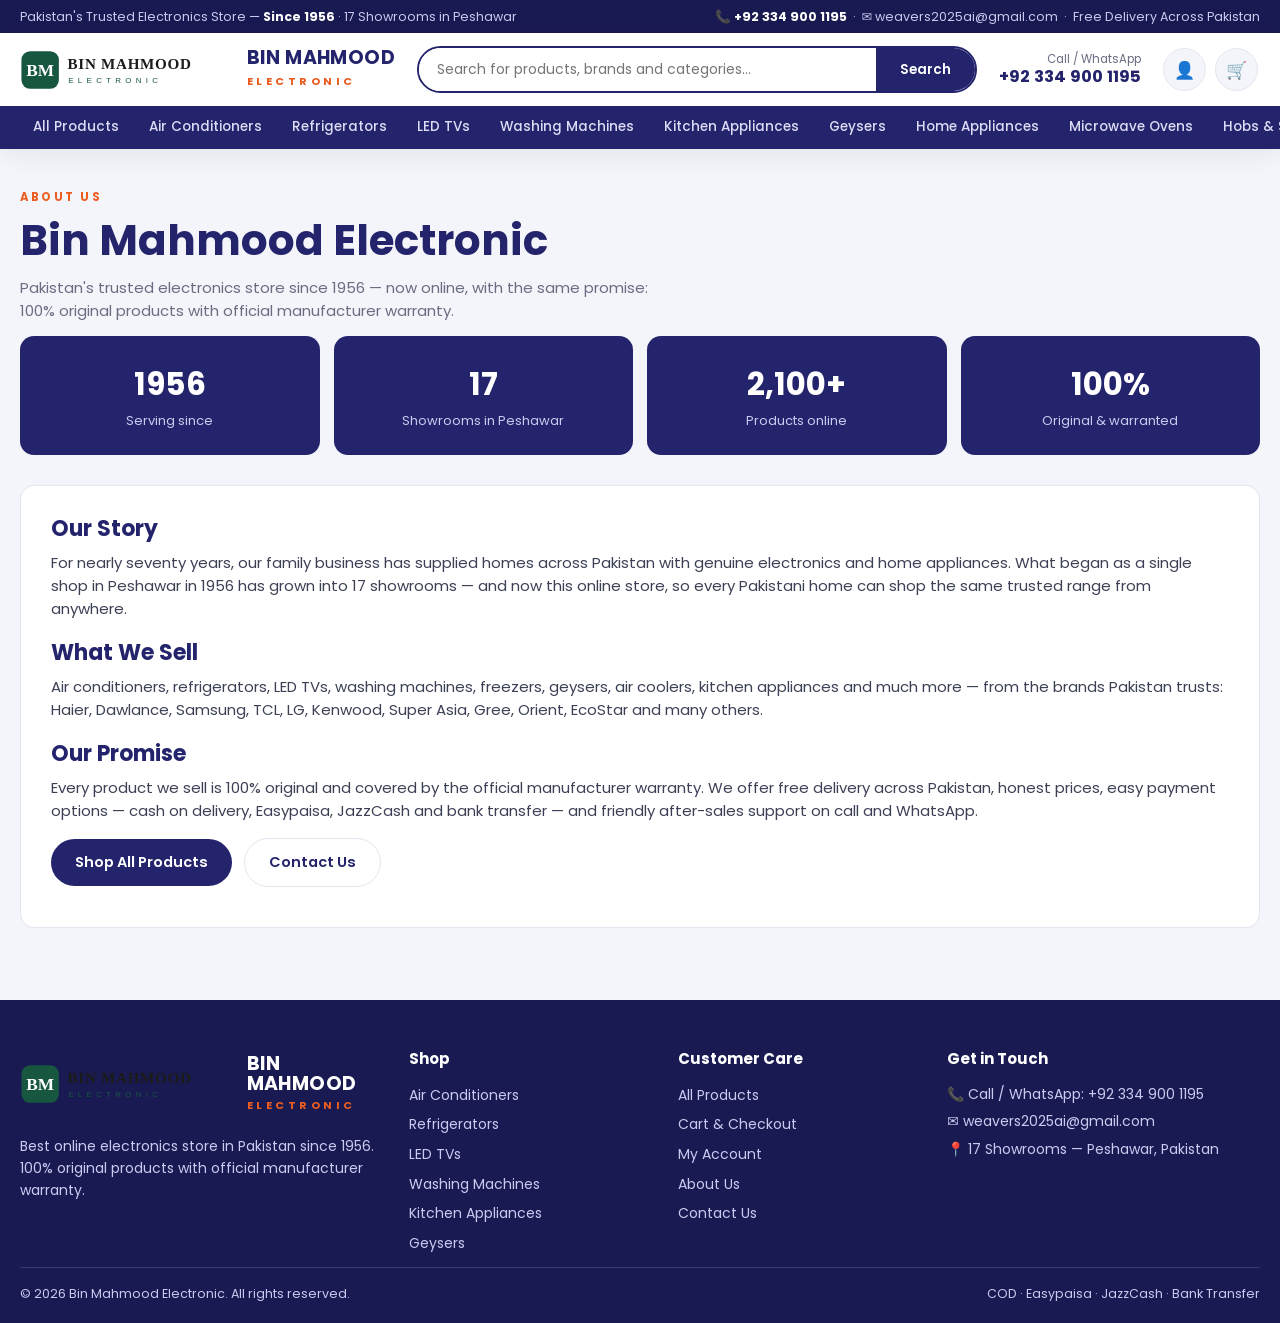
<file: about.html>
<!DOCTYPE html>
<html lang="en">
<head>
<meta charset="UTF-8">
<meta name="viewport" content="width=device-width, initial-scale=1">
<title>About Us — Bin Mahmood Electronic</title>
<link rel="icon" href="assets/logo.svg">
<link rel="stylesheet" href="style.css">
<style>
.stats{display:grid;grid-template-columns:repeat(4,1fr);gap:14px;margin:8px 0 4px}
@media(max-width:860px){.stats{grid-template-columns:1fr 1fr}}
.stat{background:var(--navy);color:#fff;border-radius:var(--r);padding:24px 18px;text-align:center}
.stat b{display:block;font-size:31px}
.stat span{color:#c9cbf0;font-size:13px}
.prose{background:#fff;border:1px solid var(--line);border-radius:var(--r);padding:30px}
.prose h2{font-size:22px;margin:20px 0 8px}
.prose h2:first-child{margin-top:0}
.prose p{color:#3c4055;margin-bottom:10px}
</style>
</head>
<body>

<div class="topbar"><div class="wrap">
  <span>Pakistan's Trusted Electronics Store — <b>Since 1956</b> · 17 Showrooms in Peshawar</span>
  <span>📞 <b>+92 334 900 1195</b> &nbsp;·&nbsp; ✉️ weavers2025ai@gmail.com &nbsp;·&nbsp; Free Delivery Across Pakistan</span>
</div></div>

<header class="site"><div class="wrap">
  <div class="head-in">
    <a class="logo" href="index.html"><img src="assets/logo.svg" alt="Bin Mahmood Electronic"><span class="lt"><b>BIN MAHMOOD</b><span>ELECTRONIC</span></span></a>
    <form class="search" action="shop.html" method="get"><input name="q" placeholder="Search for products, brands and categories…"><button type="submit">Search</button></form>
    <div class="hotline"><small>Call / WhatsApp</small><b>+92 334 900 1195</b></div>
    <div class="hicons">
      <a class="nicon" href="account.html" title="My Account">👤</a>
      <a class="nicon" href="checkout.html" title="Cart">🛒<span class="cartCount">0</span></a>
    </div>
  </div>
</div>
<nav class="catbar"><div class="wrap" id="catnav"></div></nav>
</header>

<div class="wrap">
  <div class="pagehero"><div class="eyebrow">About Us</div><h1>Bin Mahmood Electronic</h1><p>Pakistan's trusted electronics store since 1956 — now online, with the same promise: 100% original products with official manufacturer warranty.</p></div>
  <div class="stats">
    <div class="stat"><b>1956</b><span>Serving since</span></div>
    <div class="stat"><b>17</b><span>Showrooms in Peshawar</span></div>
    <div class="stat"><b>2,100+</b><span>Products online</span></div>
    <div class="stat"><b>100%</b><span>Original &amp; warranted</span></div>
  </div>
  <section class="sec" style="padding-top:26px">
    <div class="prose">
      <h2>Our Story</h2>
      <p>For nearly seventy years, our family business has supplied homes across Pakistan with genuine electronics and home appliances. What began as a single shop in Peshawar in 1956 has grown into 17 showrooms — and now this online store, so every Pakistani home can shop the same trusted range from anywhere.</p>
      <h2>What We Sell</h2>
      <p>Air conditioners, refrigerators, LED TVs, washing machines, freezers, geysers, air coolers, kitchen appliances and much more — from the brands Pakistan trusts: Haier, Dawlance, Samsung, TCL, LG, Kenwood, Super Asia, Gree, Orient, EcoStar and many others.</p>
      <h2>Our Promise</h2>
      <p>Every product we sell is 100% original and covered by the official manufacturer warranty. We offer free delivery across Pakistan, honest prices, easy payment options — cash on delivery, Easypaisa, JazzCash and bank transfer — and friendly after-sales support on call and WhatsApp.</p>
      <p style="margin-top:16px"><a class="btn navy" href="shop.html">Shop All Products</a> &nbsp; <a class="btn ghost" href="contact.html">Contact Us</a></p>
    </div>
  </section>
</div>

<footer><div class="wrap">
  <div class="foot-in">
    <div><a class="logo" href="index.html" style="margin-bottom:14px"><img src="assets/logo.svg" alt="Bin Mahmood Electronic"><span class="lt"><b>BIN MAHMOOD</b><span>ELECTRONIC</span></span></a><p>Best online electronics store in Pakistan since 1956. 100% original products with official manufacturer warranty.</p></div>
    <div><h4>Shop</h4><div id="foot-cats"></div></div>
    <div><h4>Customer Care</h4><a href="shop.html">All Products</a><a href="checkout.html">Cart &amp; Checkout</a><a href="account.html">My Account</a><a href="about.html">About Us</a><a href="contact.html">Contact Us</a></div>
    <div><h4>Get in Touch</h4><p>📞 Call / WhatsApp: +92 334 900 1195</p><p>✉️ weavers2025ai@gmail.com</p><p>📍 17 Showrooms — Peshawar, Pakistan</p></div>
  </div>
  <div class="foot-bar"><span>© 2026 Bin Mahmood Electronic. All rights reserved.</span><span>COD · Easypaisa · JazzCash · Bank Transfer</span></div>
</div></footer>

<script src="data/products.js"></script>
<script src="assets/store.js"></script>
<script>
const P = BM.products();
(function(){ const counts={}; P.forEach(p=>counts[p.c]=(counts[p.c]||0)+1); const cats=Object.keys(counts).sort((a,b)=>counts[b]-counts[a]);
  document.getElementById('catnav').innerHTML = `<a href="shop.html">All Products</a>` + cats.slice(0,10).map(c=>`<a href="shop.html?cat=${encodeURIComponent(c)}">${c}</a>`).join('');
  document.getElementById('foot-cats').innerHTML = cats.slice(0,6).map(c=>`<a href="shop.html?cat=${encodeURIComponent(c)}">${c}</a>`).join(''); })();
</script>
</body>
</html>
</file>
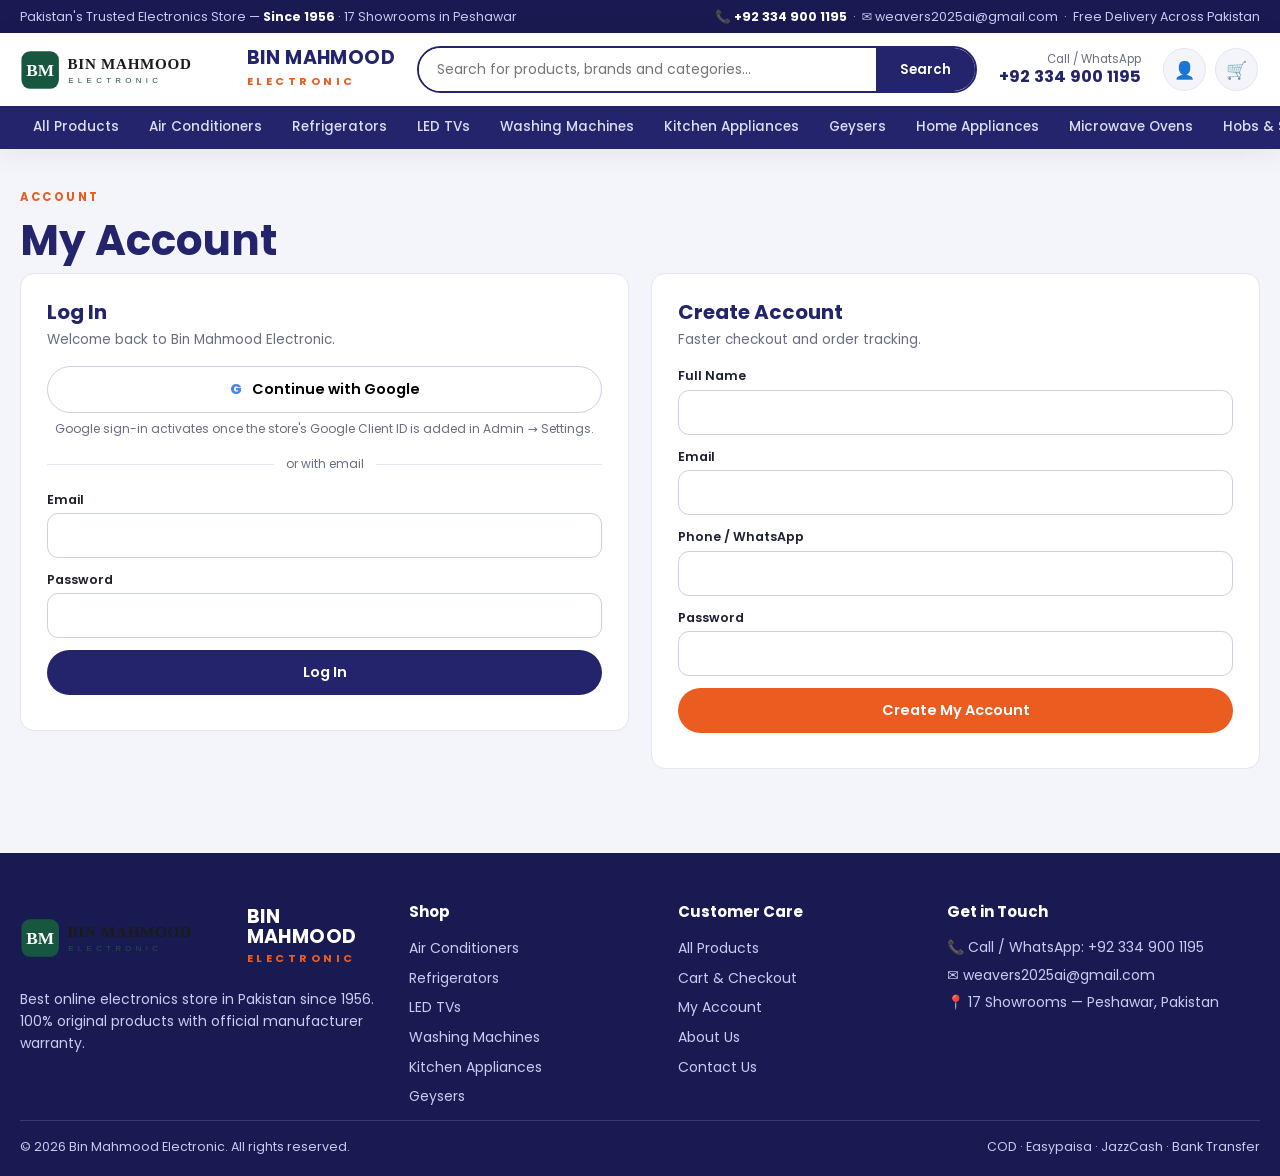
<file: account.html>
<!DOCTYPE html>
<html lang="en">
<head>
<meta charset="UTF-8">
<meta name="viewport" content="width=device-width, initial-scale=1">
<title>My Account — Bin Mahmood Electronic</title>
<link rel="icon" href="assets/logo.svg">
<link rel="stylesheet" href="style.css">
<style>
.acc{display:grid;grid-template-columns:1fr 1fr;gap:22px;align-items:start;padding-bottom:20px}
@media(max-width:860px){.acc{grid-template-columns:1fr}}
.panel{background:#fff;border:1px solid var(--line);border-radius:var(--r);padding:26px}
.panel h2{font-size:20px;margin-bottom:6px}
.panel .sub{color:var(--muted);font-size:13.5px;margin-bottom:16px}
.orow{border:1px solid var(--line);border-radius:12px;padding:13px 15px;margin-bottom:10px;font-size:14px}
.orow b{color:var(--navy)}
.gbtn{width:100%;display:flex;align-items:center;justify-content:center;gap:10px;background:#fff;border:1.5px solid #ccd0e4;border-radius:99px;padding:12px;font-weight:600;font-family:inherit;font-size:14.5px;cursor:pointer}
.gbtn:hover{border-color:var(--navy)}
.divider{display:flex;align-items:center;gap:12px;color:var(--muted);font-size:12px;margin:16px 0}
.divider:before,.divider:after{content:"";flex:1;height:1px;background:var(--line)}
</style>
</head>
<body>

<div class="topbar"><div class="wrap">
  <span>Pakistan's Trusted Electronics Store — <b>Since 1956</b> · 17 Showrooms in Peshawar</span>
  <span>📞 <b>+92 334 900 1195</b> &nbsp;·&nbsp; ✉️ weavers2025ai@gmail.com &nbsp;·&nbsp; Free Delivery Across Pakistan</span>
</div></div>

<header class="site"><div class="wrap">
  <div class="head-in">
    <a class="logo" href="index.html"><img src="assets/logo.svg" alt="Bin Mahmood Electronic"><span class="lt"><b>BIN MAHMOOD</b><span>ELECTRONIC</span></span></a>
    <form class="search" action="shop.html" method="get"><input name="q" placeholder="Search for products, brands and categories…"><button type="submit">Search</button></form>
    <div class="hotline"><small>Call / WhatsApp</small><b>+92 334 900 1195</b></div>
    <div class="hicons">
      <a class="nicon" href="account.html" title="My Account">👤</a>
      <a class="nicon" href="checkout.html" title="Cart">🛒<span class="cartCount">0</span></a>
    </div>
  </div>
</div>
<nav class="catbar"><div class="wrap" id="catnav"></div></nav>
</header>

<div class="wrap">
  <div class="pagehero"><div class="eyebrow">Account</div><h1>My Account</h1></div>
  <div id="main"></div>
</div>

<footer><div class="wrap">
  <div class="foot-in">
    <div><a class="logo" href="index.html" style="margin-bottom:14px"><img src="assets/logo.svg" alt="Bin Mahmood Electronic"><span class="lt"><b>BIN MAHMOOD</b><span>ELECTRONIC</span></span></a><p>Best online electronics store in Pakistan since 1956. 100% original products with official manufacturer warranty.</p></div>
    <div><h4>Shop</h4><div id="foot-cats"></div></div>
    <div><h4>Customer Care</h4><a href="shop.html">All Products</a><a href="checkout.html">Cart &amp; Checkout</a><a href="account.html">My Account</a><a href="about.html">About Us</a><a href="contact.html">Contact Us</a></div>
    <div><h4>Get in Touch</h4><p>📞 Call / WhatsApp: +92 334 900 1195</p><p>✉️ weavers2025ai@gmail.com</p><p>📍 17 Showrooms — Peshawar, Pakistan</p></div>
  </div>
  <div class="foot-bar"><span>© 2026 Bin Mahmood Electronic. All rights reserved.</span><span>COD · Easypaisa · JazzCash · Bank Transfer</span></div>
</div></footer>

<script src="https://accounts.google.com/gsi/client" async defer></script>
<script src="data/products.js"></script>
<script src="assets/store.js"></script>
<script>
const P = BM.products(); const S = BM.settings();
(function(){ const counts={}; P.forEach(p=>counts[p.c]=(counts[p.c]||0)+1); const cats=Object.keys(counts).sort((a,b)=>counts[b]-counts[a]);
  document.getElementById('catnav').innerHTML = `<a href="shop.html">All Products</a>` + cats.slice(0,10).map(c=>`<a href="shop.html?cat=${encodeURIComponent(c)}">${c}</a>`).join('');
  document.getElementById('foot-cats').innerHTML = cats.slice(0,6).map(c=>`<a href="shop.html?cat=${encodeURIComponent(c)}">${c}</a>`).join(''); })();
function googleArea(){
  if(S.googleClientId) return `<div id="gbtn" style="display:flex;justify-content:center"></div>`;
  return `<button class="gbtn" onclick="BM.toast('Google sign-in activates when the store adds its Google Client ID in Admin → Settings')"><span style="font-weight:800;color:#4285F4">G</span> Continue with Google</button>
  <p style="color:var(--muted);font-size:12px;text-align:center;margin-top:7px">Google sign-in activates once the store's Google Client ID is added in Admin → Settings.</p>`;
}
function render(){
  const u = BM.user(); const main = document.getElementById('main');
  if(u){
    const my = BM.orders().filter(o=>(o.email||'').toLowerCase()===u.email.toLowerCase());
    main.innerHTML = `<div class="acc"><div class="panel"><h2>Salam, ${u.name} 👋</h2><p class="sub">Signed in as ${u.email}</p>
      <a class="btn navy" href="shop.html">Continue Shopping</a> &nbsp; <button class="btn ghost" onclick="BM.logout();render()">Log Out</button></div>
      <div class="panel"><h2>My Orders</h2><p class="sub">${my.length? my.length+' order(s) placed from this account email.':'No orders yet under this email.'}</p>
      ${my.map(o=>`<div class="orow"><b>${o.id}</b> · ${new Date(o.at).toLocaleDateString()} · ${BM.money(o.total)} · Status: <b>${o.status}</b><br><span style="color:var(--muted)">${o.items.map(i=>i.n+' ×'+i.qty).join('; ').slice(0,140)}</span></div>`).join('')}</div></div>`;
    return;
  }
  main.innerHTML = `<div class="acc">
   <div class="panel"><h2>Log In</h2><p class="sub">Welcome back to Bin Mahmood Electronic.</p>
     ${googleArea()}
     <div class="divider">or with email</div>
     <div class="fld"><label>Email</label><input id="li-email" type="email"></div>
     <div class="fld"><label>Password</label><input id="li-pass" type="password"></div>
     <button class="btn navy" style="width:100%;justify-content:center" onclick="doLogin()">Log In</button>
     <p id="li-err" style="color:#c22;font-size:13px;margin-top:9px"></p></div>
   <div class="panel"><h2>Create Account</h2><p class="sub">Faster checkout and order tracking.</p>
     <div class="fld"><label>Full Name</label><input id="su-name"></div>
     <div class="fld"><label>Email</label><input id="su-email" type="email"></div>
     <div class="fld"><label>Phone / WhatsApp</label><input id="su-phone"></div>
     <div class="fld"><label>Password</label><input id="su-pass" type="password"></div>
     <button class="btn" style="width:100%;justify-content:center" onclick="doSignup()">Create My Account</button>
     <p id="su-err" style="color:#c22;font-size:13px;margin-top:9px"></p></div></div>`;
  if(S.googleClientId && window.google && google.accounts && google.accounts.id){
    google.accounts.id.initialize({ client_id:S.googleClientId, callback:resp=>{
      try{ const p=JSON.parse(decodeURIComponent(escape(atob(resp.credential.split('.')[1].replace(/-/g,'+').replace(/_/g,'/'))))); BM.googleLogin({name:p.name,email:p.email}); render(); BM.toast('Signed in with Google'); }catch(e){ BM.toast('Google sign-in failed'); } }});
    google.accounts.id.renderButton(document.getElementById('gbtn'), {theme:'outline', size:'large', shape:'pill'});
  }
}
function doLogin(){ const r=BM.login(document.getElementById('li-email').value.trim(), document.getElementById('li-pass').value);
  if(r.err) document.getElementById('li-err').textContent=r.err; else { BM.toast('Welcome back!'); render(); } }
function doSignup(){ const g=id=>document.getElementById(id).value.trim();
  if(!g('su-name')||!g('su-email')||!g('su-pass')){ document.getElementById('su-err').textContent='Please fill name, email and password.'; return; }
  const r=BM.signup(g('su-name'), g('su-email'), g('su-phone'), g('su-pass'));
  if(r.err) document.getElementById('su-err').textContent=r.err; else { BM.toast('Account created — welcome!'); render(); } }
render();
</script>
</body>
</html>
</file>
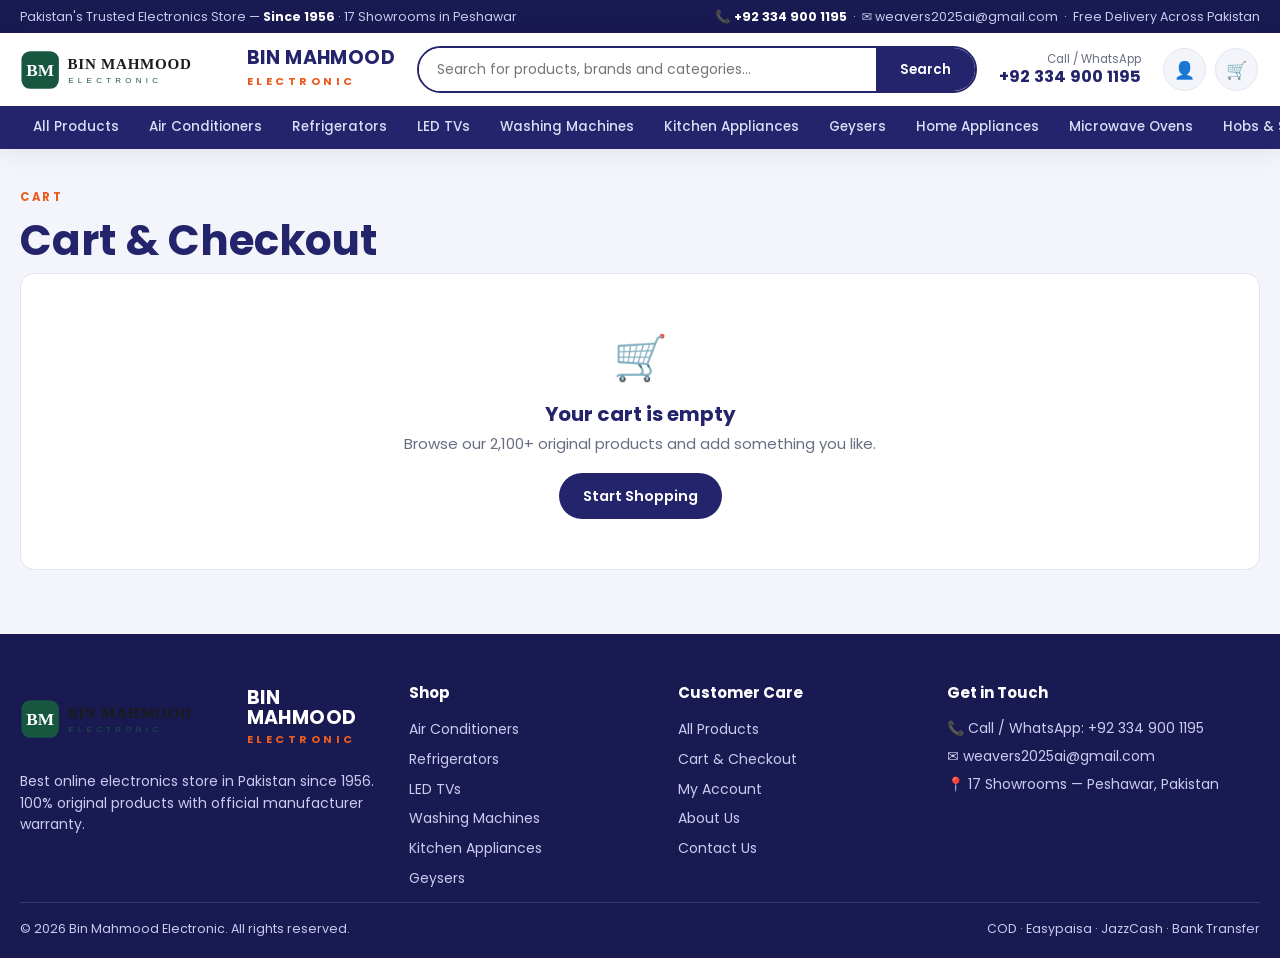
<file: checkout.html>
<!DOCTYPE html>
<html lang="en">
<head>
<meta charset="UTF-8">
<meta name="viewport" content="width=device-width, initial-scale=1">
<title>Cart &amp; Checkout — Bin Mahmood Electronic</title>
<link rel="icon" href="assets/logo.svg">
<link rel="stylesheet" href="style.css">
<style>
.co{display:grid;grid-template-columns:1.35fr 1fr;gap:22px;align-items:start;padding-bottom:20px}
@media(max-width:900px){.co{grid-template-columns:1fr}}
.panel{background:#fff;border:1px solid var(--line);border-radius:var(--r);padding:24px}
.panel h2{font-size:20px;margin-bottom:16px}
.crow{display:flex;gap:13px;padding:13px 0;border-bottom:1px solid var(--line);align-items:center}
.crow img{width:64px;height:64px;object-fit:contain}
.crow h4{font-size:13.5px;color:var(--ink);font-weight:600}
.crow .rm{color:#c22;font-size:12px;cursor:pointer;background:none;border:0}
.srow{display:flex;justify-content:space-between;padding:6px 0;font-size:14.5px}
.srow.total{border-top:1.5px solid var(--line);margin-top:9px;padding-top:13px;font-size:17px;font-weight:700;color:var(--navy)}
.pay{display:flex;gap:9px;align-items:flex-start;border:1.5px solid var(--line);border-radius:12px;padding:12px 14px;margin-bottom:9px;cursor:pointer;font-size:14px}
.pay:has(input:checked){border-color:var(--navy);background:#f4f5ff}
.pay small{display:block;color:var(--muted)}
</style>
</head>
<body>

<div class="topbar"><div class="wrap">
  <span>Pakistan's Trusted Electronics Store — <b>Since 1956</b> · 17 Showrooms in Peshawar</span>
  <span>📞 <b>+92 334 900 1195</b> &nbsp;·&nbsp; ✉️ weavers2025ai@gmail.com &nbsp;·&nbsp; Free Delivery Across Pakistan</span>
</div></div>

<header class="site"><div class="wrap">
  <div class="head-in">
    <a class="logo" href="index.html"><img src="assets/logo.svg" alt="Bin Mahmood Electronic"><span class="lt"><b>BIN MAHMOOD</b><span>ELECTRONIC</span></span></a>
    <form class="search" action="shop.html" method="get"><input name="q" placeholder="Search for products, brands and categories…"><button type="submit">Search</button></form>
    <div class="hotline"><small>Call / WhatsApp</small><b>+92 334 900 1195</b></div>
    <div class="hicons">
      <a class="nicon" href="account.html" title="My Account">👤</a>
      <a class="nicon" href="checkout.html" title="Cart">🛒<span class="cartCount">0</span></a>
    </div>
  </div>
</div>
<nav class="catbar"><div class="wrap" id="catnav"></div></nav>
</header>

<div class="wrap">
  <div class="pagehero"><div class="eyebrow">Cart</div><h1>Cart &amp; Checkout</h1></div>
  <div id="main"></div>
</div>

<footer><div class="wrap">
  <div class="foot-in">
    <div><a class="logo" href="index.html" style="margin-bottom:14px"><img src="assets/logo.svg" alt="Bin Mahmood Electronic"><span class="lt"><b>BIN MAHMOOD</b><span>ELECTRONIC</span></span></a><p>Best online electronics store in Pakistan since 1956. 100% original products with official manufacturer warranty.</p></div>
    <div><h4>Shop</h4><div id="foot-cats"></div></div>
    <div><h4>Customer Care</h4><a href="shop.html">All Products</a><a href="checkout.html">Cart &amp; Checkout</a><a href="account.html">My Account</a><a href="about.html">About Us</a><a href="contact.html">Contact Us</a></div>
    <div><h4>Get in Touch</h4><p>📞 Call / WhatsApp: +92 334 900 1195</p><p>✉️ weavers2025ai@gmail.com</p><p>📍 17 Showrooms — Peshawar, Pakistan</p></div>
  </div>
  <div class="foot-bar"><span>© 2026 Bin Mahmood Electronic. All rights reserved.</span><span>COD · Easypaisa · JazzCash · Bank Transfer</span></div>
</div></footer>

<script src="data/products.js"></script>
<script src="assets/store.js"></script>
<script>
const P = BM.products(); const S = BM.settings();
(function(){ const counts={}; P.forEach(p=>counts[p.c]=(counts[p.c]||0)+1); const cats=Object.keys(counts).sort((a,b)=>counts[b]-counts[a]);
  document.getElementById('catnav').innerHTML = `<a href="shop.html">All Products</a>` + cats.slice(0,10).map(c=>`<a href="shop.html?cat=${encodeURIComponent(c)}">${c}</a>`).join('');
  document.getElementById('foot-cats').innerHTML = cats.slice(0,6).map(c=>`<a href="shop.html?cat=${encodeURIComponent(c)}">${c}</a>`).join(''); })();
function render(){
  const cart = BM.cart(); const main = document.getElementById('main');
  if(!cart.length){ main.innerHTML = `<div class="panel" style="text-align:center;padding:50px 24px"><div style="font-size:44px">🛒</div><h2 style="margin:10px 0 6px">Your cart is empty</h2><p style="color:var(--muted);margin-bottom:18px">Browse our 2,100+ original products and add something you like.</p><a class="btn navy" href="shop.html">Start Shopping</a></div>`; return; }
  const rows = cart.map(i=>{ const p=P.find(x=>x.id===i.id); if(!p) return '';
    return `<div class="crow"><img src="${p.img}" alt=""><div style="flex:1"><h4>${p.n}</h4><span style="color:var(--muted);font-size:12.5px">${p.b} · ${p.c}</span><br><button class="rm" onclick="BM.setQty(${p.id},0);render()">Remove</button></div>
    <span class="qty"><button onclick="BM.setQty(${p.id},${i.qty-1});render()">−</button><b>${i.qty}</b><button onclick="BM.setQty(${p.id},${i.qty+1});render()">+</button></span>
    <b style="min-width:96px;text-align:right;color:var(--navy)">${BM.money(p.price*i.qty)}</b></div>`; }).join('');
  const total = BM.cartTotal();
  main.innerHTML = `<div class="co">
   <div class="panel"><h2>Your Items (${BM.cartCount()})</h2>${rows}
     <div class="srow" style="margin-top:12px"><span>Delivery</span><b style="color:#1d9e57">FREE — Nationwide</b></div>
     <div class="srow total"><span>Total</span><span>${BM.money(total)}</span></div></div>
   <div class="panel"><h2>Checkout</h2>
     <div class="fld"><label>Full Name *</label><input id="f-name"></div>
     <div class="fld"><label>Phone / WhatsApp *</label><input id="f-phone"></div>
     <div class="fld"><label>Email</label><input id="f-email"></div>
     <div class="fld"><label>City *</label><input id="f-city"></div>
     <div class="fld"><label>Complete Address *</label><textarea id="f-addr" rows="2"></textarea></div>
     <div class="fld"><label>Payment Method</label>
       <label class="pay"><input type="radio" name="pay" value="Cash on Delivery" checked><span><b>Cash on Delivery</b><small>Pay when your order arrives</small></span></label>
       <label class="pay"><input type="radio" name="pay" value="Easypaisa"><span><b>Easypaisa</b><small>Send payment &amp; add the TID below</small></span></label>
       <label class="pay"><input type="radio" name="pay" value="JazzCash"><span><b>JazzCash</b><small>Send payment &amp; add the TID below</small></span></label>
       <label class="pay"><input type="radio" name="pay" value="Bank Transfer"><span><b>Bank Transfer</b><small>Details shared on WhatsApp after order</small></span></label>
     </div>
     <div class="fld" id="tidWrap" style="display:none"><label>Transaction ID (TID)</label><input id="f-tid" placeholder="e.g. 12345678901"></div>
     <button class="btn navy" style="width:100%;justify-content:center" onclick="place()">Place Order — ${BM.money(total)}</button>
     <p style="color:var(--muted);font-size:12px;margin-top:10px;text-align:center">Our team will call/WhatsApp you to confirm your order before dispatch.</p>
   </div></div>`;
  document.querySelectorAll('input[name=pay]').forEach(r=>r.addEventListener('change',()=>{ document.getElementById('tidWrap').style.display = document.querySelector('input[name=pay]:checked').value==='Cash on Delivery' ? 'none':'block'; }));
  const u = BM.user(); if(u){ document.getElementById('f-name').value=u.name||''; document.getElementById('f-email').value=u.email||''; }
}
function place(){
  const g=id=>document.getElementById(id).value.trim();
  const name=g('f-name'), phone=g('f-phone'), city=g('f-city'), addr=g('f-addr');
  if(!name||!phone||!city||!addr){ BM.toast('Please fill name, phone, city and address'); return; }
  const pay=document.querySelector('input[name=pay]:checked').value;
  const items=BM.cart().map(i=>{ const p=P.find(x=>x.id===i.id); return {id:i.id,n:p?p.n:'',price:p?p.price:0,qty:i.qty}; });
  const order={ id:'BM'+Date.now().toString().slice(-8), at:Date.now(), name, phone, email:g('f-email'), city, addr, pay, tid:g('f-tid'), items, total:BM.cartTotal(), status:'New' };
  BM.addOrder(order); BM.clearCart();
  const msg=`Hello Bin Mahmood Electronic, I just placed order ${order.id} (${BM.money(order.total)}) on your website. Name: ${name}, City: ${city}. Please confirm.`;
  document.getElementById('main').innerHTML = `<div class="panel" style="text-align:center;padding:54px 24px"><div style="font-size:48px">🎉</div><h2 style="margin:10px 0 6px">Order placed — thank you, ${name.split(' ')[0]}!</h2>
   <p style="color:var(--muted)">Order ID: <b style="color:var(--navy)">${order.id}</b> · Total: <b style="color:var(--navy)">${BM.money(order.total)}</b> · ${pay}</p>
   <p style="color:var(--muted);margin:10px 0 20px">Our team will contact you on ${phone} to confirm. You can also confirm instantly on WhatsApp:</p>
   <a class="btn" style="background:#22b358" target="_blank" href="https://wa.me/${S.wa}?text=${encodeURIComponent(msg)}">💬 Confirm on WhatsApp</a> &nbsp; <a class="btn ghost" href="shop.html">Continue Shopping</a></div>`;
  window.scrollTo({top:0,behavior:'smooth'});
}
render();
</script>
</body>
</html>
</file>
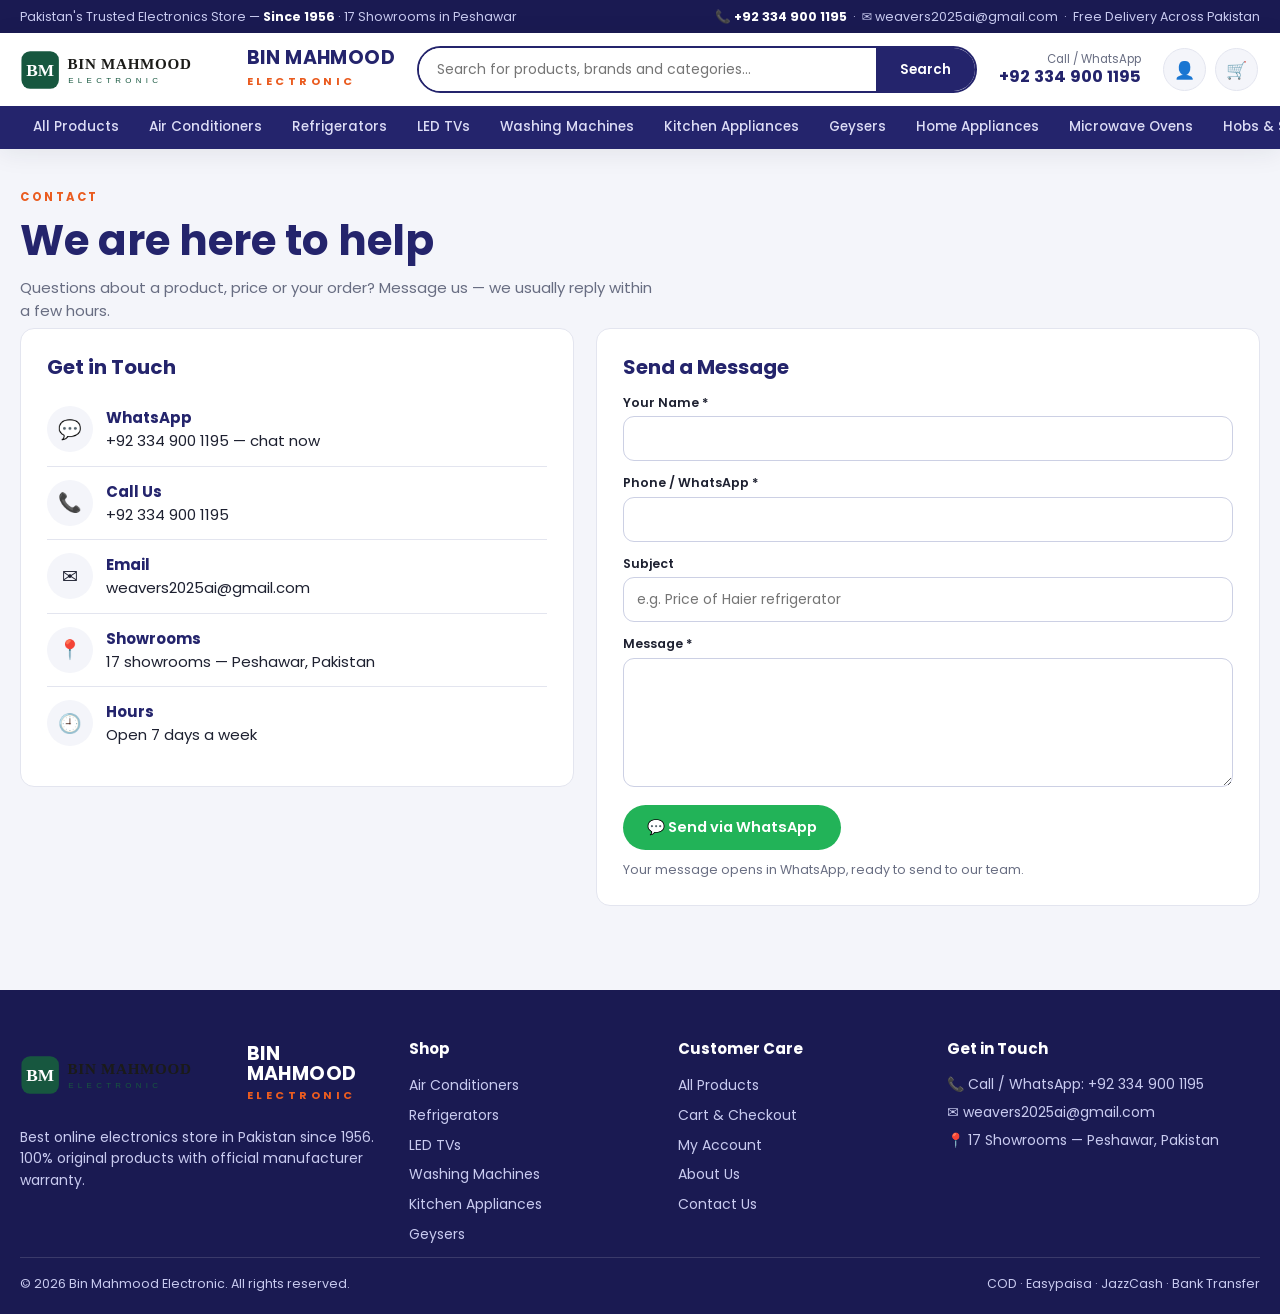
<file: contact.html>
<!DOCTYPE html>
<html lang="en">
<head>
<meta charset="UTF-8">
<meta name="viewport" content="width=device-width, initial-scale=1">
<title>Contact Us — Bin Mahmood Electronic</title>
<link rel="icon" href="assets/logo.svg">
<link rel="stylesheet" href="style.css">
<style>
.cols{display:grid;grid-template-columns:1fr 1.2fr;gap:22px;align-items:start;padding-bottom:20px}
@media(max-width:860px){.cols{grid-template-columns:1fr}}
.panel{background:#fff;border:1px solid var(--line);border-radius:var(--r);padding:26px}
.panel h2{font-size:20px;margin-bottom:14px}
.crow2{display:flex;gap:13px;padding:13px 0;border-bottom:1px solid var(--line);align-items:center}
.crow2:last-child{border-bottom:0}
.crow2 .ic{width:46px;height:46px;border-radius:50%;background:var(--bg);display:grid;place-items:center;font-size:19px;flex:none}
.crow2 b{color:var(--navy)}
</style>
</head>
<body>

<div class="topbar"><div class="wrap">
  <span>Pakistan's Trusted Electronics Store — <b>Since 1956</b> · 17 Showrooms in Peshawar</span>
  <span>📞 <b>+92 334 900 1195</b> &nbsp;·&nbsp; ✉️ weavers2025ai@gmail.com &nbsp;·&nbsp; Free Delivery Across Pakistan</span>
</div></div>

<header class="site"><div class="wrap">
  <div class="head-in">
    <a class="logo" href="index.html"><img src="assets/logo.svg" alt="Bin Mahmood Electronic"><span class="lt"><b>BIN MAHMOOD</b><span>ELECTRONIC</span></span></a>
    <form class="search" action="shop.html" method="get"><input name="q" placeholder="Search for products, brands and categories…"><button type="submit">Search</button></form>
    <div class="hotline"><small>Call / WhatsApp</small><b>+92 334 900 1195</b></div>
    <div class="hicons">
      <a class="nicon" href="account.html" title="My Account">👤</a>
      <a class="nicon" href="checkout.html" title="Cart">🛒<span class="cartCount">0</span></a>
    </div>
  </div>
</div>
<nav class="catbar"><div class="wrap" id="catnav"></div></nav>
</header>

<div class="wrap">
  <div class="pagehero"><div class="eyebrow">Contact</div><h1>We are here to help</h1><p>Questions about a product, price or your order? Message us — we usually reply within a few hours.</p></div>
  <div class="cols">
    <div class="panel"><h2>Get in Touch</h2>
      <div class="crow2"><span class="ic">💬</span><div><b>WhatsApp</b><br><a href="https://wa.me/923349001195" target="_blank">+92 334 900 1195 — chat now</a></div></div>
      <div class="crow2"><span class="ic">📞</span><div><b>Call Us</b><br>+92 334 900 1195</div></div>
      <div class="crow2"><span class="ic">✉️</span><div><b>Email</b><br>weavers2025ai@gmail.com</div></div>
      <div class="crow2"><span class="ic">📍</span><div><b>Showrooms</b><br>17 showrooms — Peshawar, Pakistan</div></div>
      <div class="crow2"><span class="ic">🕘</span><div><b>Hours</b><br>Open 7 days a week</div></div>
    </div>
    <div class="panel"><h2>Send a Message</h2>
      <div class="fld"><label>Your Name *</label><input id="c-name"></div>
      <div class="fld"><label>Phone / WhatsApp *</label><input id="c-phone"></div>
      <div class="fld"><label>Subject</label><input id="c-sub" placeholder="e.g. Price of Haier refrigerator"></div>
      <div class="fld"><label>Message *</label><textarea id="c-msg" rows="5"></textarea></div>
      <button class="btn" style="background:#22b358" onclick="sendMsg()">💬 Send via WhatsApp</button>
      <p style="color:var(--muted);font-size:12.5px;margin-top:10px">Your message opens in WhatsApp, ready to send to our team.</p>
    </div>
  </div>
</div>

<footer><div class="wrap">
  <div class="foot-in">
    <div><a class="logo" href="index.html" style="margin-bottom:14px"><img src="assets/logo.svg" alt="Bin Mahmood Electronic"><span class="lt"><b>BIN MAHMOOD</b><span>ELECTRONIC</span></span></a><p>Best online electronics store in Pakistan since 1956. 100% original products with official manufacturer warranty.</p></div>
    <div><h4>Shop</h4><div id="foot-cats"></div></div>
    <div><h4>Customer Care</h4><a href="shop.html">All Products</a><a href="checkout.html">Cart &amp; Checkout</a><a href="account.html">My Account</a><a href="about.html">About Us</a><a href="contact.html">Contact Us</a></div>
    <div><h4>Get in Touch</h4><p>📞 Call / WhatsApp: +92 334 900 1195</p><p>✉️ weavers2025ai@gmail.com</p><p>📍 17 Showrooms — Peshawar, Pakistan</p></div>
  </div>
  <div class="foot-bar"><span>© 2026 Bin Mahmood Electronic. All rights reserved.</span><span>COD · Easypaisa · JazzCash · Bank Transfer</span></div>
</div></footer>

<script src="data/products.js"></script>
<script src="assets/store.js"></script>
<script>
const P = BM.products(); const S = BM.settings();
(function(){ const counts={}; P.forEach(p=>counts[p.c]=(counts[p.c]||0)+1); const cats=Object.keys(counts).sort((a,b)=>counts[b]-counts[a]);
  document.getElementById('catnav').innerHTML = `<a href="shop.html">All Products</a>` + cats.slice(0,10).map(c=>`<a href="shop.html?cat=${encodeURIComponent(c)}">${c}</a>`).join('');
  document.getElementById('foot-cats').innerHTML = cats.slice(0,6).map(c=>`<a href="shop.html?cat=${encodeURIComponent(c)}">${c}</a>`).join(''); })();
function sendMsg(){
  const g=id=>document.getElementById(id).value.trim();
  if(!g('c-name')||!g('c-phone')||!g('c-msg')){ BM.toast('Please fill name, phone and message'); return; }
  const text=`Hello Bin Mahmood Electronic,%0A%0AName: ${encodeURIComponent(g('c-name'))}%0APhone: ${encodeURIComponent(g('c-phone'))}%0ASubject: ${encodeURIComponent(g('c-sub')||'-')}%0A%0A${encodeURIComponent(g('c-msg'))}`;
  window.open(`https://wa.me/${S.wa}?text=${text}`,'_blank');
}
</script>
</body>
</html>
</file>
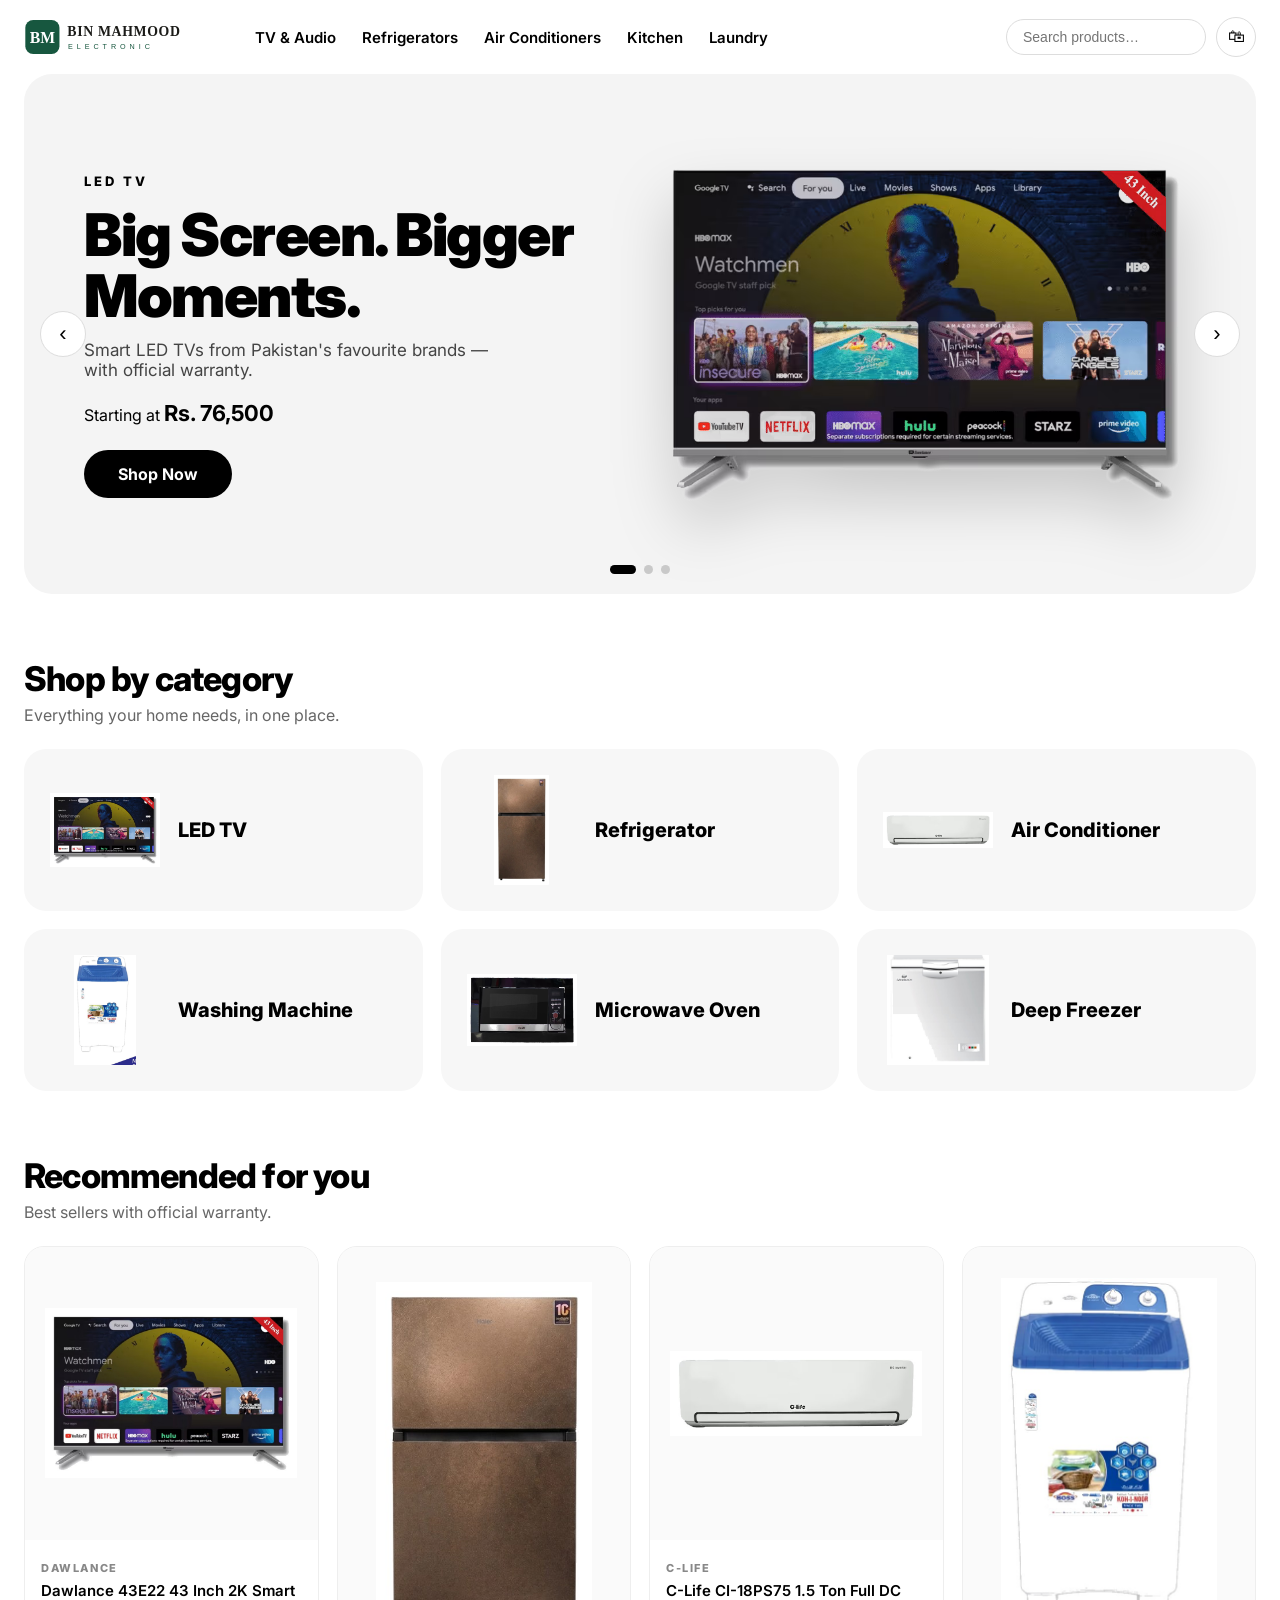
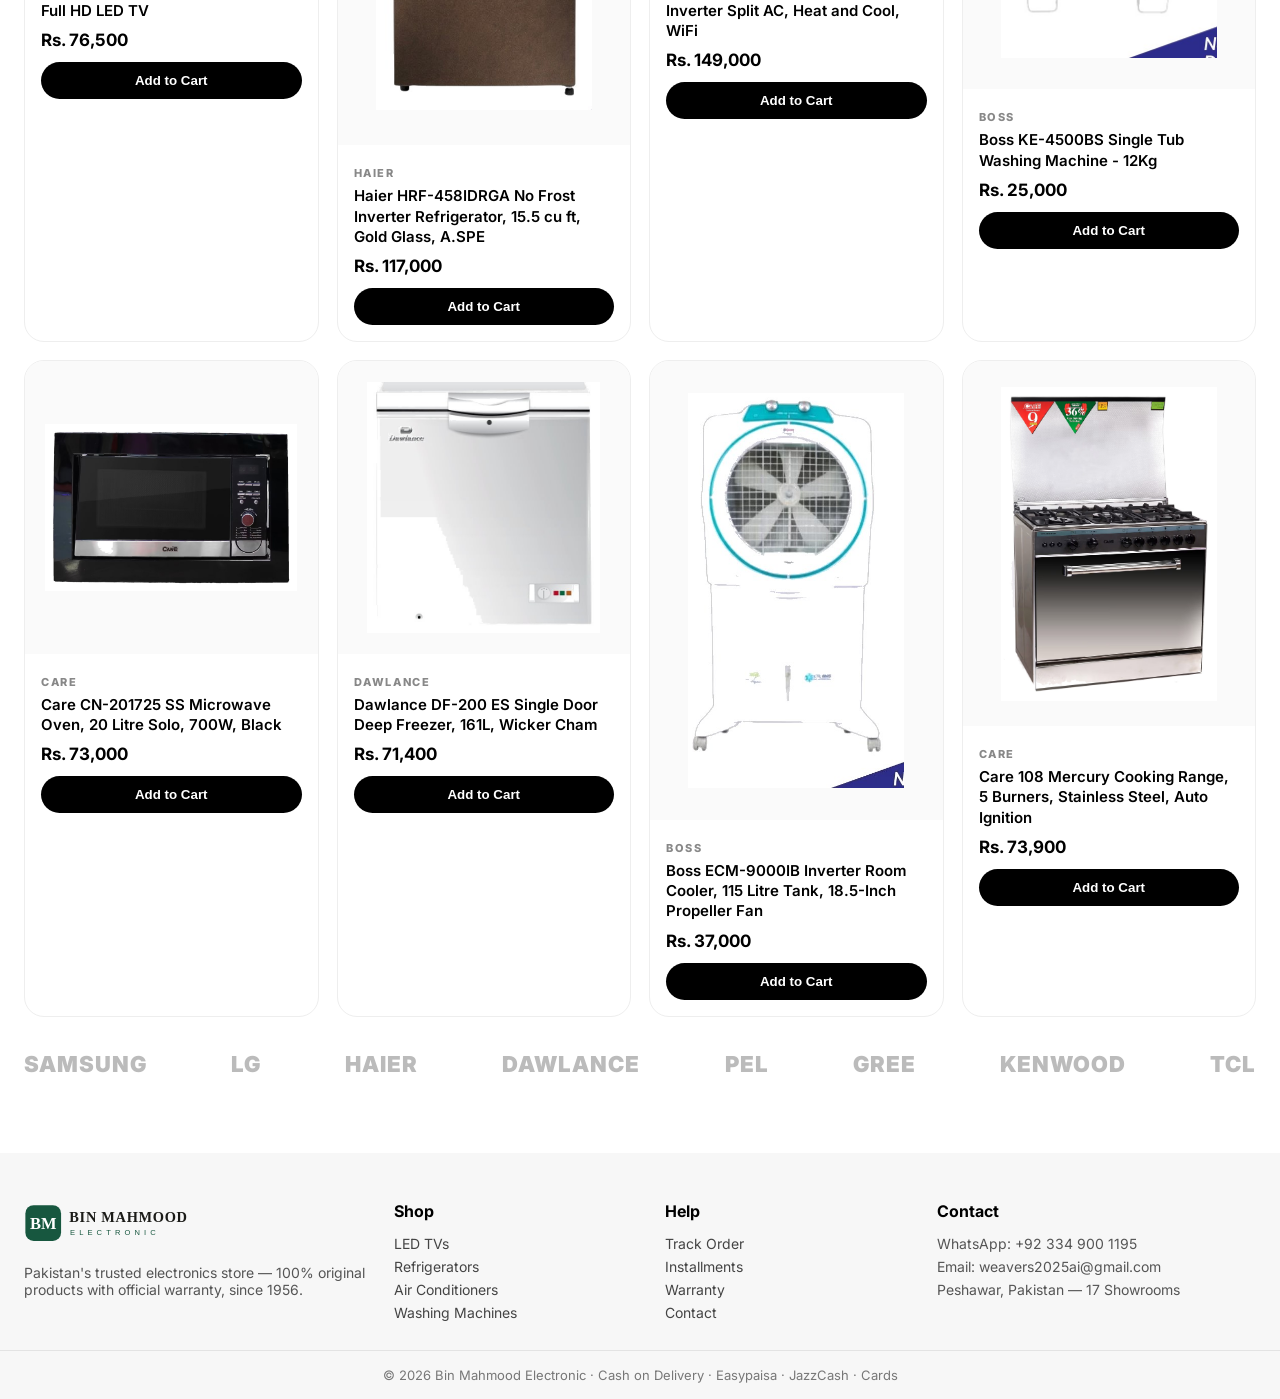
<file: option-a.html>
<!DOCTYPE html><html lang="en"><head><meta charset="UTF-8"><meta name="viewport" content="width=device-width,initial-scale=1">
<title>Option A — Bin Mahmood Electronic</title><link href="https://fonts.googleapis.com/css2?family=Inter:wght@400;500;600;700;800;900&display=swap" rel="stylesheet">
<style>
*{margin:0;padding:0;box-sizing:border-box}body{font-family:Inter,sans-serif;background:#fff;color:#000}
.wrap{max-width:1320px;margin:0 auto;padding:0 24px}
.top{display:flex;align-items:center;gap:34px;padding:16px 0} .top img{height:42px}
nav{display:flex;gap:26px} nav a{color:#000;text-decoration:none;font-weight:600;font-size:15px}
nav a:hover{text-decoration:underline} .acts{margin-left:auto;display:flex;gap:10px;align-items:center}
.srch{border:1px solid #ddd;border-radius:99px;padding:9px 16px;font-size:14px;width:200px}
.icob{width:40px;height:40px;border-radius:50%;border:1px solid #ddd;background:#fff;cursor:pointer;font-size:17px}
.hero{position:relative;background:#f4f4f4;border-radius:28px;overflow:hidden;min-height:520px}
.slide{position:absolute;inset:0;display:grid;grid-template-columns:1.05fr 1fr;align-items:center;padding:40px 60px;opacity:0;transition:opacity .7s;pointer-events:none}
.slide.on{opacity:1;pointer-events:auto}
.kick{font-weight:800;letter-spacing:3px;font-size:13px;text-transform:uppercase}
.slide h2{font-size:clamp(38px,4.6vw,62px);font-weight:900;line-height:1.04;letter-spacing:-1.5px;margin:14px 0}
.slide p{font-size:17px;color:#444;max-width:440px}
.spr{margin:20px 0 24px;font-size:16px} .spr b{font-size:22px}
.cta{display:inline-block;background:#000;color:#fff;padding:14px 34px;border-radius:99px;font-weight:700;text-decoration:none}
.simg{display:grid;place-items:center} .simg img{max-height:420px;max-width:100%;filter:drop-shadow(0 30px 30px rgba(0,0,0,.18))}
.arr{position:absolute;top:50%;transform:translateY(-50%);width:46px;height:46px;border-radius:50%;border:1px solid #ddd;background:#fff;font-size:22px;cursor:pointer;z-index:3} .arr.l{left:16px} .arr.r{right:16px}
.dots{position:absolute;bottom:20px;left:50%;transform:translateX(-50%);display:flex;gap:8px;z-index:3}
.dot{width:9px;height:9px;border-radius:99px;background:#c9c9c9;cursor:pointer} .dot.on{background:#000;width:26px}
h2.sec{font-size:34px;font-weight:800;letter-spacing:-.8px;margin:64px 0 6px} .sub{color:#666;margin-bottom:24px}
.tiles{display:grid;grid-template-columns:repeat(3,1fr);gap:18px}
.tile{background:#f7f7f7;border-radius:22px;padding:26px;text-decoration:none;color:#000;display:flex;align-items:center;gap:18px;transition:.2s}
.tile:hover{background:#efefef} .tile img{width:110px;height:110px;object-fit:contain} .tile span{font-size:20px;font-weight:800}
.grid{display:grid;grid-template-columns:repeat(4,1fr);gap:18px}
.card{border:1px solid #eee;border-radius:20px;overflow:hidden;background:#fff;transition:.2s} .card:hover{box-shadow:0 18px 40px rgba(0,0,0,.09)}
.card .ph{background:#fafafa;aspect-ratio:1/1;display:grid;place-items:center;position:relative} .card .ph img{max-width:86%;max-height:86%;object-fit:contain}
.off{position:absolute;top:12px;left:12px;background:#000;color:#fff;font-size:12px;font-weight:800;padding:4px 9px;border-radius:99px}
.card .bd{padding:16px} .br{font-size:11px;font-weight:800;letter-spacing:1.6px;color:#888;text-transform:uppercase}
.card h3{font-size:15px;font-weight:600;margin:5px 0 9px;line-height:1.35;min-height:40px}
.pr b{font-size:17px} .pr s{color:#999;font-size:13px;margin-left:7px}
.add{margin-top:12px;width:100%;background:#000;color:#fff;border:0;border-radius:99px;padding:11px;font-weight:700;cursor:pointer}
.brands{display:flex;justify-content:space-between;gap:14px;flex-wrap:wrap;padding:34px 0 6px;color:#bbb;font-weight:900;font-size:22px;letter-spacing:1px}
footer{background:#f7f7f7;margin-top:70px} .fw{max-width:1320px;margin:0 auto;padding:48px 24px 26px;display:grid;grid-template-columns:1.4fr 1fr 1fr 1.3fr;gap:26px}
.flogo{height:44px;margin-bottom:12px} footer h4{margin-bottom:11px} footer a{display:block;color:#444;text-decoration:none;padding:3px 0;font-size:14px}
footer p{color:#555;font-size:14px;padding:3px 0} .fb{border-top:1px solid #e3e3e3;text-align:center;padding:16px;color:#777;font-size:13px}
@media(max-width:900px){.slide{grid-template-columns:1fr;padding:30px 22px;text-align:center}.simg img{max-height:250px}.tiles{grid-template-columns:1fr 1fr}.grid{grid-template-columns:1fr 1fr}nav,.srch{display:none}.fw{grid-template-columns:1fr 1fr}}
</style></head><body>
<div class="wrap"><div class="top"><img src="assets/logo.svg" alt="Bin Mahmood Electronic">
<nav><a href="#">TV & Audio</a><a href="#">Refrigerators</a><a href="#">Air Conditioners</a><a href="#">Kitchen</a><a href="#">Laundry</a></nav>
<div class="acts"><input class="srch" placeholder="Search products…"><button class="icob">🛍</button></div></div>
<section class="hero"><div class="slide on">
          <div class="stxt"><span class="kick">LED TV</span><h2>Big Screen. Bigger Moments.</h2><p>Smart LED TVs from Pakistan's favourite brands — with official warranty.</p>
          <div class="spr">Starting at <b>Rs. 76,500</b></div><a class="cta" href="#">Shop Now</a></div>
          <div class="simg"><img src="assets/opt/p0-led-tv.png" alt="Dawlance 43E22 43 Inch 2K Smart Full HD LED TV"></div></div>
<div class="slide">
          <div class="stxt"><span class="kick">Refrigerator</span><h2>Cooling You Can Trust.</h2><p>No-frost inverter refrigerators that keep food fresher, longer.</p>
          <div class="spr">Starting at <b>Rs. 117,000</b></div><a class="cta" href="#">Shop Now</a></div>
          <div class="simg"><img src="assets/opt/p1-refrigerator.png" alt="Haier HRF-458IDRGA No Frost Inverter Refrigerator, 15.5 cu ft, Gold Glass, A.SPE"></div></div>
<div class="slide">
          <div class="stxt"><span class="kick">Air Conditioner</span><h2>Chill Every Corner.</h2><p>Full DC inverter ACs — powerful cooling, lower bills.</p>
          <div class="spr">Starting at <b>Rs. 149,000</b></div><a class="cta" href="#">Shop Now</a></div>
          <div class="simg"><img src="assets/opt/p2-air-conditioner.png" alt="C-Life CI-18PS75 1.5 Ton Full DC Inverter Split AC, Heat and Cool, WiFi"></div></div><button class="arr l" onclick="nav(-1)">‹</button><button class="arr r" onclick="nav(1)">›</button><div class="dots"><span class="dot on" onclick="go(0)"></span><span class="dot" onclick="go(1)"></span><span class="dot" onclick="go(2)"></span></div></section>
<h2 class="sec">Shop by category</h2><p class="sub">Everything your home needs, in one place.</p>
<div class="tiles"><a class="tile" href="#"><img src="assets/opt/p0-led-tv.jpg" alt="LED TV"><span>LED TV</span></a>
<a class="tile" href="#"><img src="assets/opt/p1-refrigerator.jpg" alt="Refrigerator"><span>Refrigerator</span></a>
<a class="tile" href="#"><img src="assets/opt/p2-air-conditioner.jpg" alt="Air Conditioner"><span>Air Conditioner</span></a>
<a class="tile" href="#"><img src="assets/opt/p3-washing-machine.jpg" alt="Washing Machine"><span>Washing Machine</span></a>
<a class="tile" href="#"><img src="assets/opt/p4-microwave-oven.jpg" alt="Microwave Oven"><span>Microwave Oven</span></a>
<a class="tile" href="#"><img src="assets/opt/p5-dawlance-deep-freezer.jpg" alt="Deep Freezer"><span>Deep Freezer</span></a></div>
<h2 class="sec">Recommended for you</h2><p class="sub">Best sellers with official warranty.</p>
<div class="grid"><article class="card"><div class="ph"><img src="assets/opt/p0-led-tv.jpg" alt="Dawlance 43E22 43 Inch 2K Smart Full HD LED TV"></div>
        <div class="bd"><span class="br">Dawlance</span><h3>Dawlance 43E22 43 Inch 2K Smart Full HD LED TV</h3>
        <div class="pr"><b>Rs. 76,500</b></div><button class="add">Add to Cart</button></div></article>
<article class="card"><div class="ph"><img src="assets/opt/p1-refrigerator.jpg" alt="Haier HRF-458IDRGA No Frost Inverter Refrigerator, 15.5 cu ft, Gold Glass, A.SPE"></div>
        <div class="bd"><span class="br">Haier</span><h3>Haier HRF-458IDRGA No Frost Inverter Refrigerator, 15.5 cu ft, Gold Glass, A.SPE</h3>
        <div class="pr"><b>Rs. 117,000</b></div><button class="add">Add to Cart</button></div></article>
<article class="card"><div class="ph"><img src="assets/opt/p2-air-conditioner.jpg" alt="C-Life CI-18PS75 1.5 Ton Full DC Inverter Split AC, Heat and Cool, WiFi"></div>
        <div class="bd"><span class="br">C-Life</span><h3>C-Life CI-18PS75 1.5 Ton Full DC Inverter Split AC, Heat and Cool, WiFi</h3>
        <div class="pr"><b>Rs. 149,000</b></div><button class="add">Add to Cart</button></div></article>
<article class="card"><div class="ph"><img src="assets/opt/p3-washing-machine.jpg" alt="Boss KE-4500BS Single Tub Washing Machine - 12Kg"></div>
        <div class="bd"><span class="br">Boss</span><h3>Boss KE-4500BS Single Tub Washing Machine - 12Kg</h3>
        <div class="pr"><b>Rs. 25,000</b></div><button class="add">Add to Cart</button></div></article>
<article class="card"><div class="ph"><img src="assets/opt/p4-microwave-oven.jpg" alt="Care CN-201725 SS Microwave Oven, 20 Litre Solo, 700W, Black"></div>
        <div class="bd"><span class="br">Care</span><h3>Care CN-201725 SS Microwave Oven, 20 Litre Solo, 700W, Black</h3>
        <div class="pr"><b>Rs. 73,000</b></div><button class="add">Add to Cart</button></div></article>
<article class="card"><div class="ph"><img src="assets/opt/p5-dawlance-deep-freezer.jpg" alt="Dawlance DF-200 ES Single Door Deep Freezer, 161L, Wicker Cham"></div>
        <div class="bd"><span class="br">Dawlance</span><h3>Dawlance DF-200 ES Single Door Deep Freezer, 161L, Wicker Cham</h3>
        <div class="pr"><b>Rs. 71,400</b></div><button class="add">Add to Cart</button></div></article>
<article class="card"><div class="ph"><img src="assets/opt/p6-air-cooler.jpg" alt="Boss ECM-9000IB Inverter Room Cooler, 115 Litre Tank, 18.5-Inch Propeller Fan"></div>
        <div class="bd"><span class="br">Boss</span><h3>Boss ECM-9000IB Inverter Room Cooler, 115 Litre Tank, 18.5-Inch Propeller Fan</h3>
        <div class="pr"><b>Rs. 37,000</b></div><button class="add">Add to Cart</button></div></article>
<article class="card"><div class="ph"><img src="assets/opt/p11-care-cooking-range.jpg" alt="Care 108 Mercury Cooking Range, 5 Burners, Stainless Steel, Auto Ignition"></div>
        <div class="bd"><span class="br">Care</span><h3>Care 108 Mercury Cooking Range, 5 Burners, Stainless Steel, Auto Ignition</h3>
        <div class="pr"><b>Rs. 73,900</b></div><button class="add">Add to Cart</button></div></article></div>
<div class="brands"><span>SAMSUNG</span><span>LG</span><span>HAIER</span><span>DAWLANCE</span><span>PEL</span><span>GREE</span><span>KENWOOD</span><span>TCL</span></div>
</div><footer><div class="fw">
  <div><img src="assets/logo.svg" class="flogo" alt="Bin Mahmood Electronic"><p>Pakistan's trusted electronics store — 100% original products with official warranty, since 1956.</p></div>
  <div><h4>Shop</h4><a href="#">LED TVs</a><a href="#">Refrigerators</a><a href="#">Air Conditioners</a><a href="#">Washing Machines</a></div>
  <div><h4>Help</h4><a href="#">Track Order</a><a href="#">Installments</a><a href="#">Warranty</a><a href="#">Contact</a></div>
  <div><h4>Contact</h4><p>WhatsApp: +92 334 900 1195</p><p>Email: weavers2025ai@gmail.com</p><p>Peshawar, Pakistan — 17 Showrooms</p></div>
</div><div class="fb">© 2026 Bin Mahmood Electronic · Cash on Delivery · Easypaisa · JazzCash · Cards</div></footer><script>
let cur=0; const slides=document.querySelectorAll('.slide'), dots=document.querySelectorAll('.dot');
function go(i){cur=(i+slides.length)%slides.length;slides.forEach((s,k)=>s.classList.toggle('on',k===cur));dots.forEach((d,k)=>d.classList.toggle('on',k===cur));}
let tm=setInterval(()=>go(cur+1),5000);
function nav(d){go(cur+d);clearInterval(tm);tm=setInterval(()=>go(cur+1),5000);}
document.querySelector('.hero').addEventListener('mouseenter',()=>clearInterval(tm));
document.querySelector('.hero').addEventListener('mouseleave',()=>{clearInterval(tm);tm=setInterval(()=>go(cur+1),5000);});
</script></body></html>
</file>
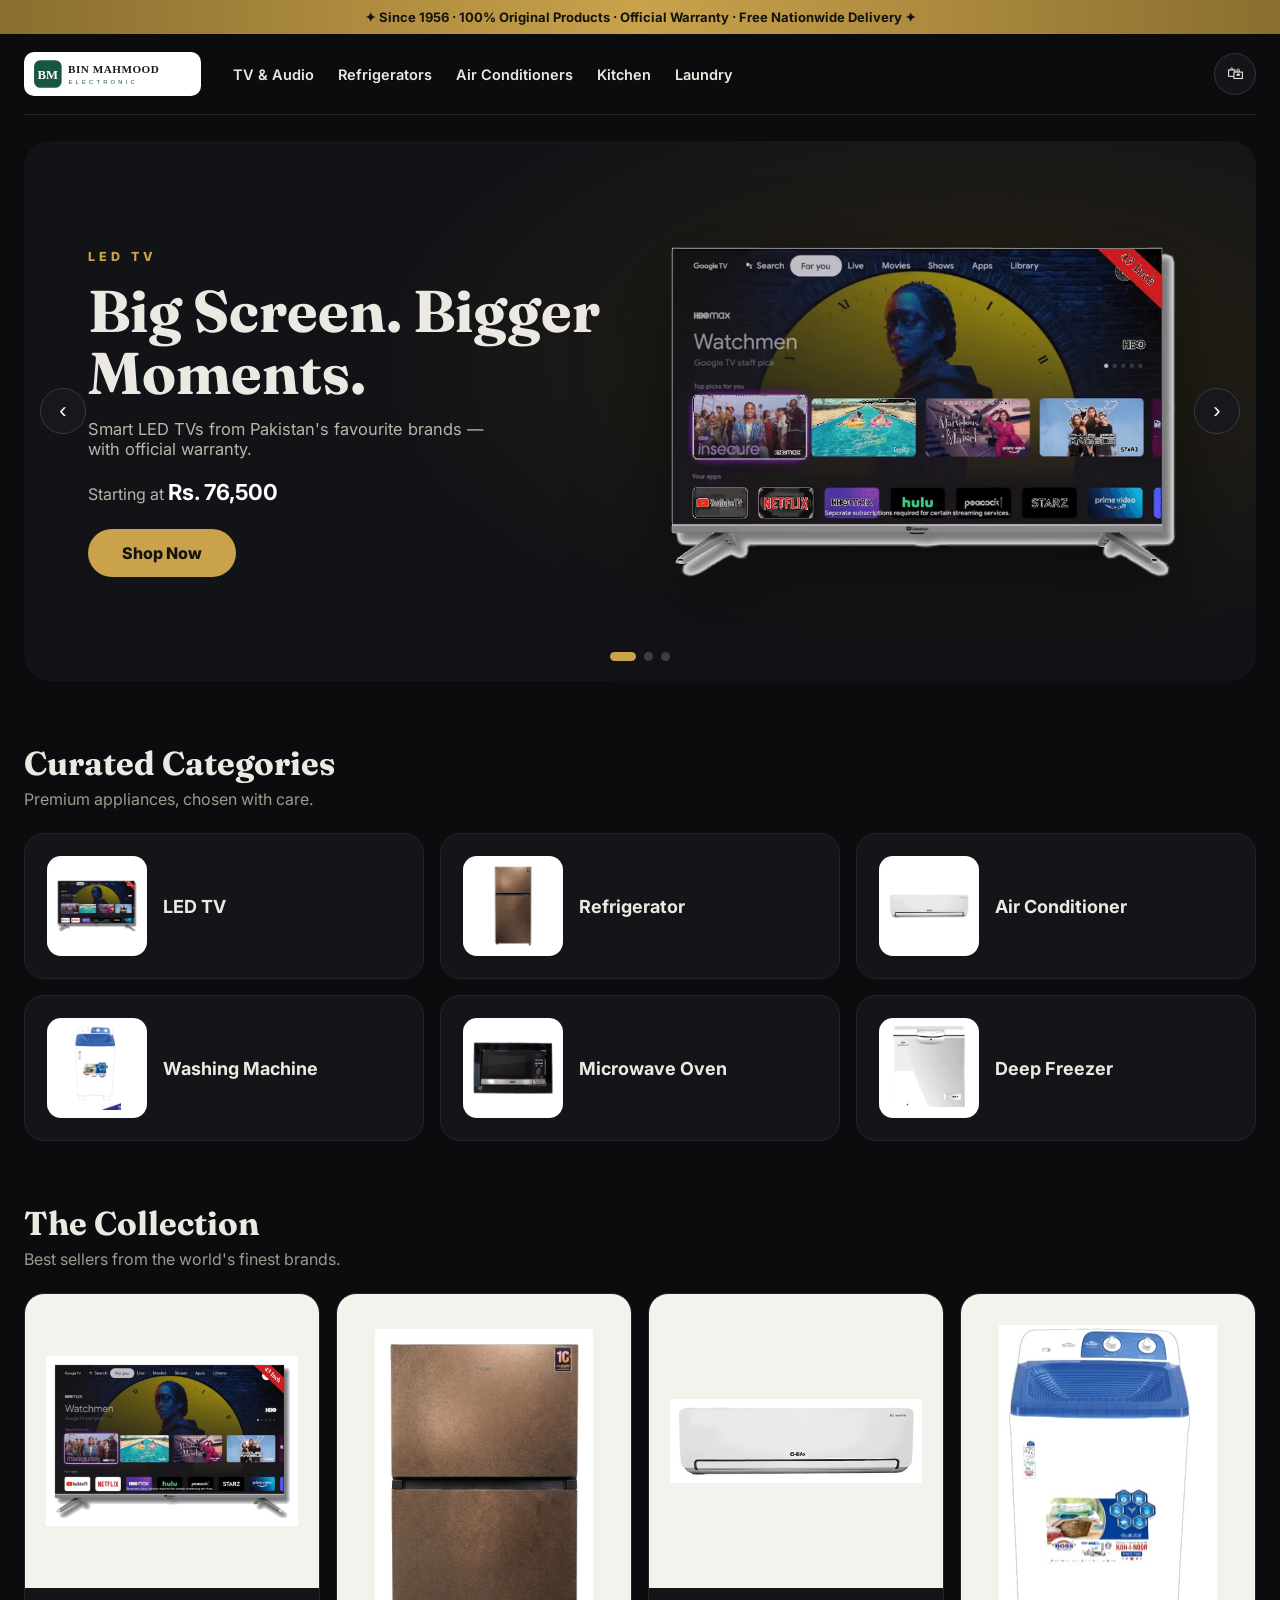
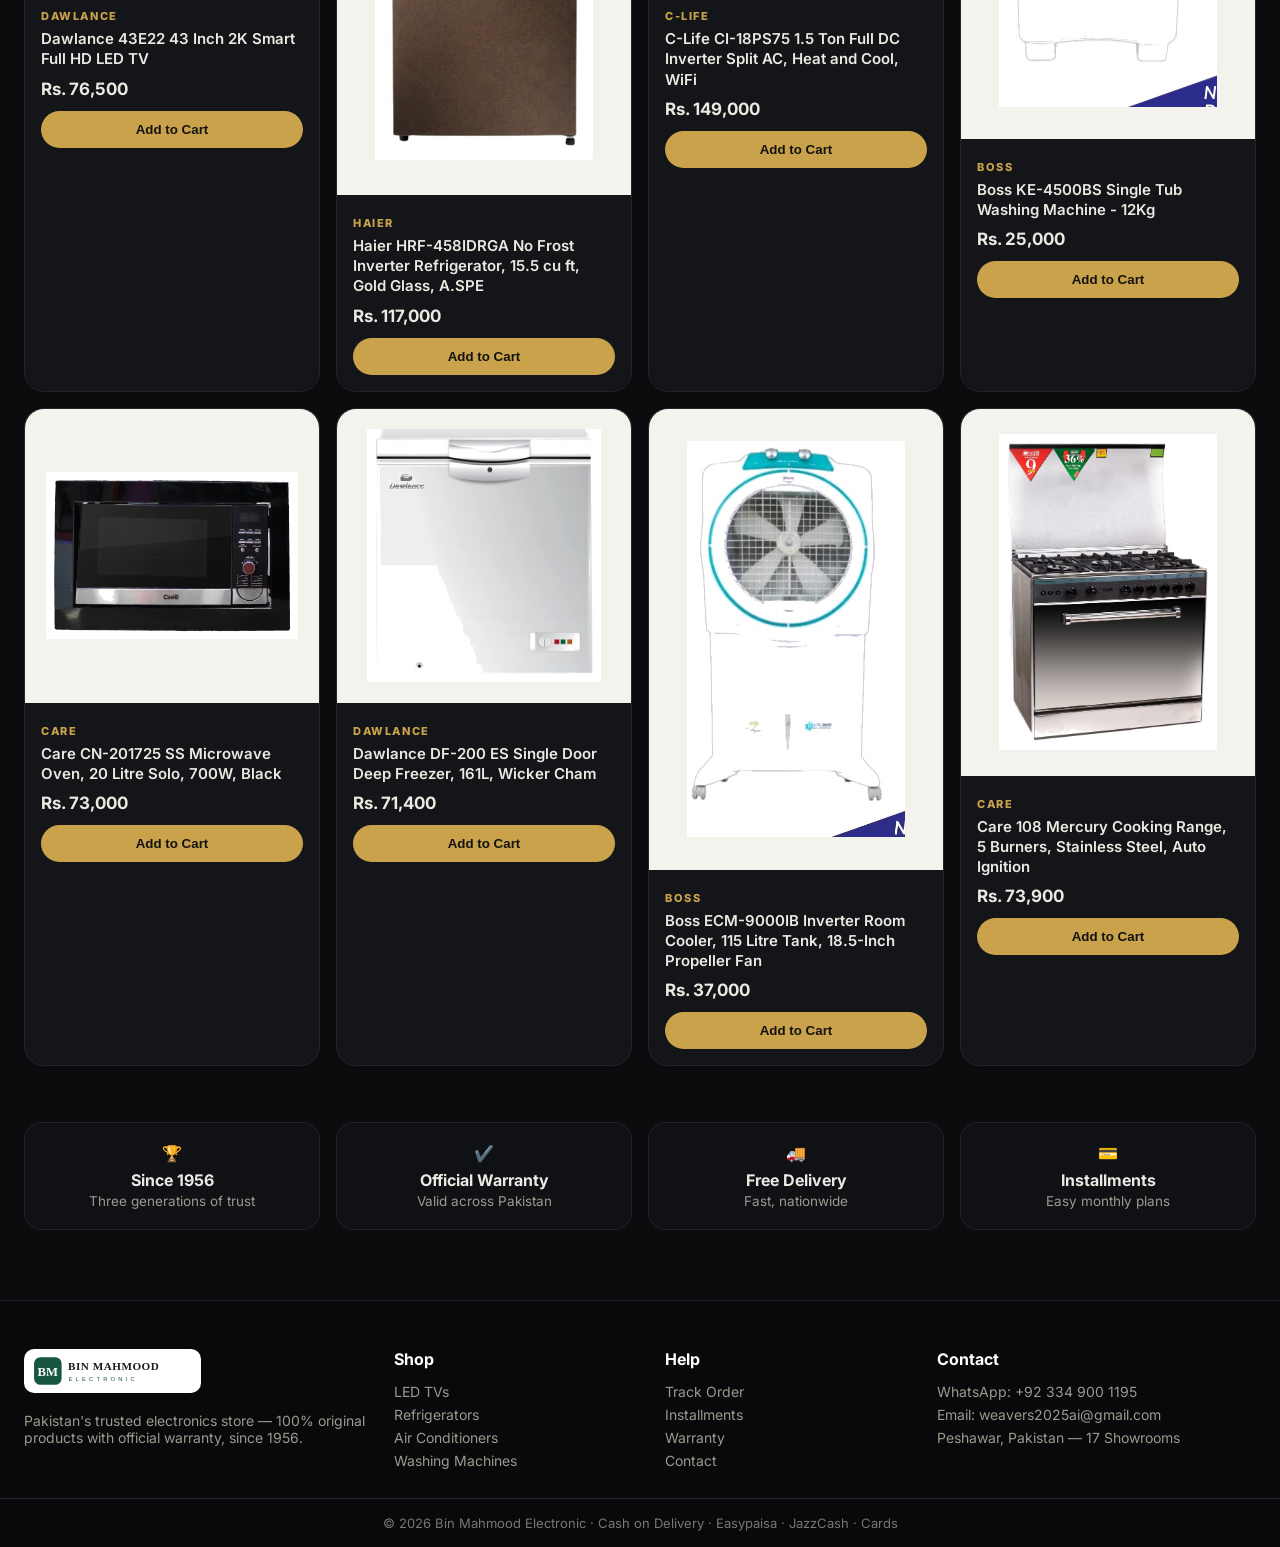
<file: option-b.html>
<!DOCTYPE html><html lang="en"><head><meta charset="UTF-8"><meta name="viewport" content="width=device-width,initial-scale=1">
<title>Option B — Bin Mahmood Electronic</title><link href="https://fonts.googleapis.com/css2?family=Fraunces:wght@600;700&family=Inter:wght@400;500;600;700;800&display=swap" rel="stylesheet">
<style>
*{margin:0;padding:0;box-sizing:border-box}body{font-family:Inter,sans-serif;background:#0b0c0e;color:#ece9e2}
.wrap{max-width:1300px;margin:0 auto;padding:0 24px}
.ann{background:linear-gradient(90deg,#8a6d2f,#c9a24b,#8a6d2f);color:#141310;text-align:center;font-weight:700;font-size:13px;padding:9px}
.top{display:flex;align-items:center;gap:32px;padding:18px 0;border-bottom:1px solid #232428}
.top img{height:44px;background:#fff;border-radius:10px;padding:5px 9px}
nav{display:flex;gap:24px} nav a{color:#ece9e2;text-decoration:none;font-weight:600;font-size:14.5px} nav a:hover{color:#c9a24b}
.acts{margin-left:auto} .icob{width:42px;height:42px;border-radius:50%;border:1px solid #33343a;background:#141518;color:#ece9e2;cursor:pointer;font-size:17px}
.hero{position:relative;border-radius:26px;overflow:hidden;min-height:540px;margin-top:26px;background:radial-gradient(1000px 500px at 78% 40%,#2a2416,#121316 60%)}
.slide{position:absolute;inset:0;display:grid;grid-template-columns:1.05fr 1fr;align-items:center;padding:44px 64px;opacity:0;transition:opacity .7s;pointer-events:none}
.slide.on{opacity:1;pointer-events:auto}
.kick{color:#c9a24b;font-weight:800;letter-spacing:4px;font-size:12.5px;text-transform:uppercase}
.slide h2{font-family:Fraunces,serif;font-size:clamp(38px,4.6vw,60px);line-height:1.06;margin:15px 0}
.slide p{color:#b9b5aa;font-size:16.5px;max-width:430px}
.spr{margin:20px 0 24px;color:#b9b5aa} .spr b{color:#fff;font-size:22px}
.cta{display:inline-block;background:#c9a24b;color:#141310;padding:14px 34px;border-radius:99px;font-weight:800;text-decoration:none}
.simg{display:grid;place-items:center} .simg img{max-height:430px;max-width:100%;filter:drop-shadow(0 34px 44px rgba(0,0,0,.55))}
.arr{position:absolute;top:50%;transform:translateY(-50%);width:46px;height:46px;border-radius:50%;border:1px solid #3a3b40;background:#17181b;color:#fff;font-size:22px;cursor:pointer;z-index:3} .arr.l{left:16px} .arr.r{right:16px}
.dots{position:absolute;bottom:20px;left:50%;transform:translateX(-50%);display:flex;gap:8px;z-index:3}
.dot{width:9px;height:9px;border-radius:99px;background:#3c3d42;cursor:pointer} .dot.on{background:#c9a24b;width:26px}
h2.sec{font-family:Fraunces,serif;font-size:33px;margin:62px 0 6px} .sub{color:#9d998e;margin-bottom:24px}
.tiles{display:grid;grid-template-columns:repeat(3,1fr);gap:16px}
.tile{background:#141518;border:1px solid #232428;border-radius:20px;padding:22px;text-decoration:none;color:#ece9e2;display:flex;align-items:center;gap:16px}
.tile:hover{border-color:#c9a24b} .tile img{width:100px;height:100px;object-fit:contain;background:#fff;border-radius:14px;padding:8px} .tile span{font-weight:700;font-size:18px}
.grid{display:grid;grid-template-columns:repeat(4,1fr);gap:16px}
.card{background:#141518;border:1px solid #232428;border-radius:20px;overflow:hidden} .card:hover{border-color:#3a3b40}
.card .ph{background:#f4f2ec;aspect-ratio:1/1;display:grid;place-items:center;position:relative} .card .ph img{max-width:86%;max-height:86%;object-fit:contain}
.off{position:absolute;top:12px;left:12px;background:#c9a24b;color:#141310;font-size:12px;font-weight:800;padding:4px 9px;border-radius:99px}
.card .bd{padding:16px} .br{font-size:11px;font-weight:800;letter-spacing:1.6px;color:#c9a24b;text-transform:uppercase}
.card h3{font-size:15px;font-weight:600;margin:5px 0 9px;line-height:1.35;min-height:40px}
.pr b{font-size:17px} .pr s{color:#8b887e;font-size:13px;margin-left:7px}
.add{margin-top:12px;width:100%;background:#c9a24b;color:#141310;border:0;border-radius:99px;padding:11px;font-weight:800;cursor:pointer}
.perks{display:grid;grid-template-columns:repeat(4,1fr);gap:16px;margin-top:56px}
.perk{border:1px solid #232428;border-radius:18px;padding:20px;text-align:center;background:#101114} .perk b{display:block;margin:7px 0 3px} .perk p{color:#9d998e;font-size:13.5px}
footer{background:#08090a;margin-top:70px;border-top:1px solid #232428} .fw{max-width:1300px;margin:0 auto;padding:48px 24px 26px;display:grid;grid-template-columns:1.4fr 1fr 1fr 1.3fr;gap:26px}
.flogo{height:44px;background:#fff;border-radius:10px;padding:5px 9px;margin-bottom:12px} footer h4{margin-bottom:11px;color:#fff} footer a{display:block;color:#9d998e;text-decoration:none;padding:3px 0;font-size:14px}
footer p{color:#9d998e;font-size:14px;padding:3px 0} .fb{border-top:1px solid #232428;text-align:center;padding:16px;color:#777;font-size:13px}
@media(max-width:900px){.slide{grid-template-columns:1fr;padding:30px 22px;text-align:center}.simg img{max-height:250px}.tiles{grid-template-columns:1fr 1fr}.grid{grid-template-columns:1fr 1fr}.perks{grid-template-columns:1fr 1fr}nav{display:none}.fw{grid-template-columns:1fr 1fr}}
</style></head><body>
<div class="ann">✦ Since 1956 · 100% Original Products · Official Warranty · Free Nationwide Delivery ✦</div>
<div class="wrap"><div class="top"><img src="assets/logo.svg" alt="Bin Mahmood Electronic">
<nav><a href="#">TV & Audio</a><a href="#">Refrigerators</a><a href="#">Air Conditioners</a><a href="#">Kitchen</a><a href="#">Laundry</a></nav>
<div class="acts"><button class="icob">🛍</button></div></div>
<section class="hero"><div class="slide on">
          <div class="stxt"><span class="kick">LED TV</span><h2>Big Screen. Bigger Moments.</h2><p>Smart LED TVs from Pakistan's favourite brands — with official warranty.</p>
          <div class="spr">Starting at <b>Rs. 76,500</b></div><a class="cta" href="#">Shop Now</a></div>
          <div class="simg"><img src="assets/opt/p0-led-tv.png" alt="Dawlance 43E22 43 Inch 2K Smart Full HD LED TV"></div></div>
<div class="slide">
          <div class="stxt"><span class="kick">Refrigerator</span><h2>Cooling You Can Trust.</h2><p>No-frost inverter refrigerators that keep food fresher, longer.</p>
          <div class="spr">Starting at <b>Rs. 117,000</b></div><a class="cta" href="#">Shop Now</a></div>
          <div class="simg"><img src="assets/opt/p1-refrigerator.png" alt="Haier HRF-458IDRGA No Frost Inverter Refrigerator, 15.5 cu ft, Gold Glass, A.SPE"></div></div>
<div class="slide">
          <div class="stxt"><span class="kick">Air Conditioner</span><h2>Chill Every Corner.</h2><p>Full DC inverter ACs — powerful cooling, lower bills.</p>
          <div class="spr">Starting at <b>Rs. 149,000</b></div><a class="cta" href="#">Shop Now</a></div>
          <div class="simg"><img src="assets/opt/p2-air-conditioner.png" alt="C-Life CI-18PS75 1.5 Ton Full DC Inverter Split AC, Heat and Cool, WiFi"></div></div><button class="arr l" onclick="nav(-1)">‹</button><button class="arr r" onclick="nav(1)">›</button><div class="dots"><span class="dot on" onclick="go(0)"></span><span class="dot" onclick="go(1)"></span><span class="dot" onclick="go(2)"></span></div></section>
<h2 class="sec">Curated Categories</h2><p class="sub">Premium appliances, chosen with care.</p>
<div class="tiles"><a class="tile" href="#"><img src="assets/opt/p0-led-tv.jpg" alt="LED TV"><span>LED TV</span></a>
<a class="tile" href="#"><img src="assets/opt/p1-refrigerator.jpg" alt="Refrigerator"><span>Refrigerator</span></a>
<a class="tile" href="#"><img src="assets/opt/p2-air-conditioner.jpg" alt="Air Conditioner"><span>Air Conditioner</span></a>
<a class="tile" href="#"><img src="assets/opt/p3-washing-machine.jpg" alt="Washing Machine"><span>Washing Machine</span></a>
<a class="tile" href="#"><img src="assets/opt/p4-microwave-oven.jpg" alt="Microwave Oven"><span>Microwave Oven</span></a>
<a class="tile" href="#"><img src="assets/opt/p5-dawlance-deep-freezer.jpg" alt="Deep Freezer"><span>Deep Freezer</span></a></div>
<h2 class="sec">The Collection</h2><p class="sub">Best sellers from the world's finest brands.</p>
<div class="grid"><article class="card"><div class="ph"><img src="assets/opt/p0-led-tv.jpg" alt="Dawlance 43E22 43 Inch 2K Smart Full HD LED TV"></div>
        <div class="bd"><span class="br">Dawlance</span><h3>Dawlance 43E22 43 Inch 2K Smart Full HD LED TV</h3>
        <div class="pr"><b>Rs. 76,500</b></div><button class="add">Add to Cart</button></div></article>
<article class="card"><div class="ph"><img src="assets/opt/p1-refrigerator.jpg" alt="Haier HRF-458IDRGA No Frost Inverter Refrigerator, 15.5 cu ft, Gold Glass, A.SPE"></div>
        <div class="bd"><span class="br">Haier</span><h3>Haier HRF-458IDRGA No Frost Inverter Refrigerator, 15.5 cu ft, Gold Glass, A.SPE</h3>
        <div class="pr"><b>Rs. 117,000</b></div><button class="add">Add to Cart</button></div></article>
<article class="card"><div class="ph"><img src="assets/opt/p2-air-conditioner.jpg" alt="C-Life CI-18PS75 1.5 Ton Full DC Inverter Split AC, Heat and Cool, WiFi"></div>
        <div class="bd"><span class="br">C-Life</span><h3>C-Life CI-18PS75 1.5 Ton Full DC Inverter Split AC, Heat and Cool, WiFi</h3>
        <div class="pr"><b>Rs. 149,000</b></div><button class="add">Add to Cart</button></div></article>
<article class="card"><div class="ph"><img src="assets/opt/p3-washing-machine.jpg" alt="Boss KE-4500BS Single Tub Washing Machine - 12Kg"></div>
        <div class="bd"><span class="br">Boss</span><h3>Boss KE-4500BS Single Tub Washing Machine - 12Kg</h3>
        <div class="pr"><b>Rs. 25,000</b></div><button class="add">Add to Cart</button></div></article>
<article class="card"><div class="ph"><img src="assets/opt/p4-microwave-oven.jpg" alt="Care CN-201725 SS Microwave Oven, 20 Litre Solo, 700W, Black"></div>
        <div class="bd"><span class="br">Care</span><h3>Care CN-201725 SS Microwave Oven, 20 Litre Solo, 700W, Black</h3>
        <div class="pr"><b>Rs. 73,000</b></div><button class="add">Add to Cart</button></div></article>
<article class="card"><div class="ph"><img src="assets/opt/p5-dawlance-deep-freezer.jpg" alt="Dawlance DF-200 ES Single Door Deep Freezer, 161L, Wicker Cham"></div>
        <div class="bd"><span class="br">Dawlance</span><h3>Dawlance DF-200 ES Single Door Deep Freezer, 161L, Wicker Cham</h3>
        <div class="pr"><b>Rs. 71,400</b></div><button class="add">Add to Cart</button></div></article>
<article class="card"><div class="ph"><img src="assets/opt/p6-air-cooler.jpg" alt="Boss ECM-9000IB Inverter Room Cooler, 115 Litre Tank, 18.5-Inch Propeller Fan"></div>
        <div class="bd"><span class="br">Boss</span><h3>Boss ECM-9000IB Inverter Room Cooler, 115 Litre Tank, 18.5-Inch Propeller Fan</h3>
        <div class="pr"><b>Rs. 37,000</b></div><button class="add">Add to Cart</button></div></article>
<article class="card"><div class="ph"><img src="assets/opt/p11-care-cooking-range.jpg" alt="Care 108 Mercury Cooking Range, 5 Burners, Stainless Steel, Auto Ignition"></div>
        <div class="bd"><span class="br">Care</span><h3>Care 108 Mercury Cooking Range, 5 Burners, Stainless Steel, Auto Ignition</h3>
        <div class="pr"><b>Rs. 73,900</b></div><button class="add">Add to Cart</button></div></article></div>
<div class="perks">
<div class="perk">🏆<b>Since 1956</b><p>Three generations of trust</p></div>
<div class="perk">✔️<b>Official Warranty</b><p>Valid across Pakistan</p></div>
<div class="perk">🚚<b>Free Delivery</b><p>Fast, nationwide</p></div>
<div class="perk">💳<b>Installments</b><p>Easy monthly plans</p></div></div>
</div><footer><div class="fw">
  <div><img src="assets/logo.svg" class="flogo" alt="Bin Mahmood Electronic"><p>Pakistan's trusted electronics store — 100% original products with official warranty, since 1956.</p></div>
  <div><h4>Shop</h4><a href="#">LED TVs</a><a href="#">Refrigerators</a><a href="#">Air Conditioners</a><a href="#">Washing Machines</a></div>
  <div><h4>Help</h4><a href="#">Track Order</a><a href="#">Installments</a><a href="#">Warranty</a><a href="#">Contact</a></div>
  <div><h4>Contact</h4><p>WhatsApp: +92 334 900 1195</p><p>Email: weavers2025ai@gmail.com</p><p>Peshawar, Pakistan — 17 Showrooms</p></div>
</div><div class="fb">© 2026 Bin Mahmood Electronic · Cash on Delivery · Easypaisa · JazzCash · Cards</div></footer><script>
let cur=0; const slides=document.querySelectorAll('.slide'), dots=document.querySelectorAll('.dot');
function go(i){cur=(i+slides.length)%slides.length;slides.forEach((s,k)=>s.classList.toggle('on',k===cur));dots.forEach((d,k)=>d.classList.toggle('on',k===cur));}
let tm=setInterval(()=>go(cur+1),5000);
function nav(d){go(cur+d);clearInterval(tm);tm=setInterval(()=>go(cur+1),5000);}
document.querySelector('.hero').addEventListener('mouseenter',()=>clearInterval(tm));
document.querySelector('.hero').addEventListener('mouseleave',()=>{clearInterval(tm);tm=setInterval(()=>go(cur+1),5000);});
</script></body></html>
</file>
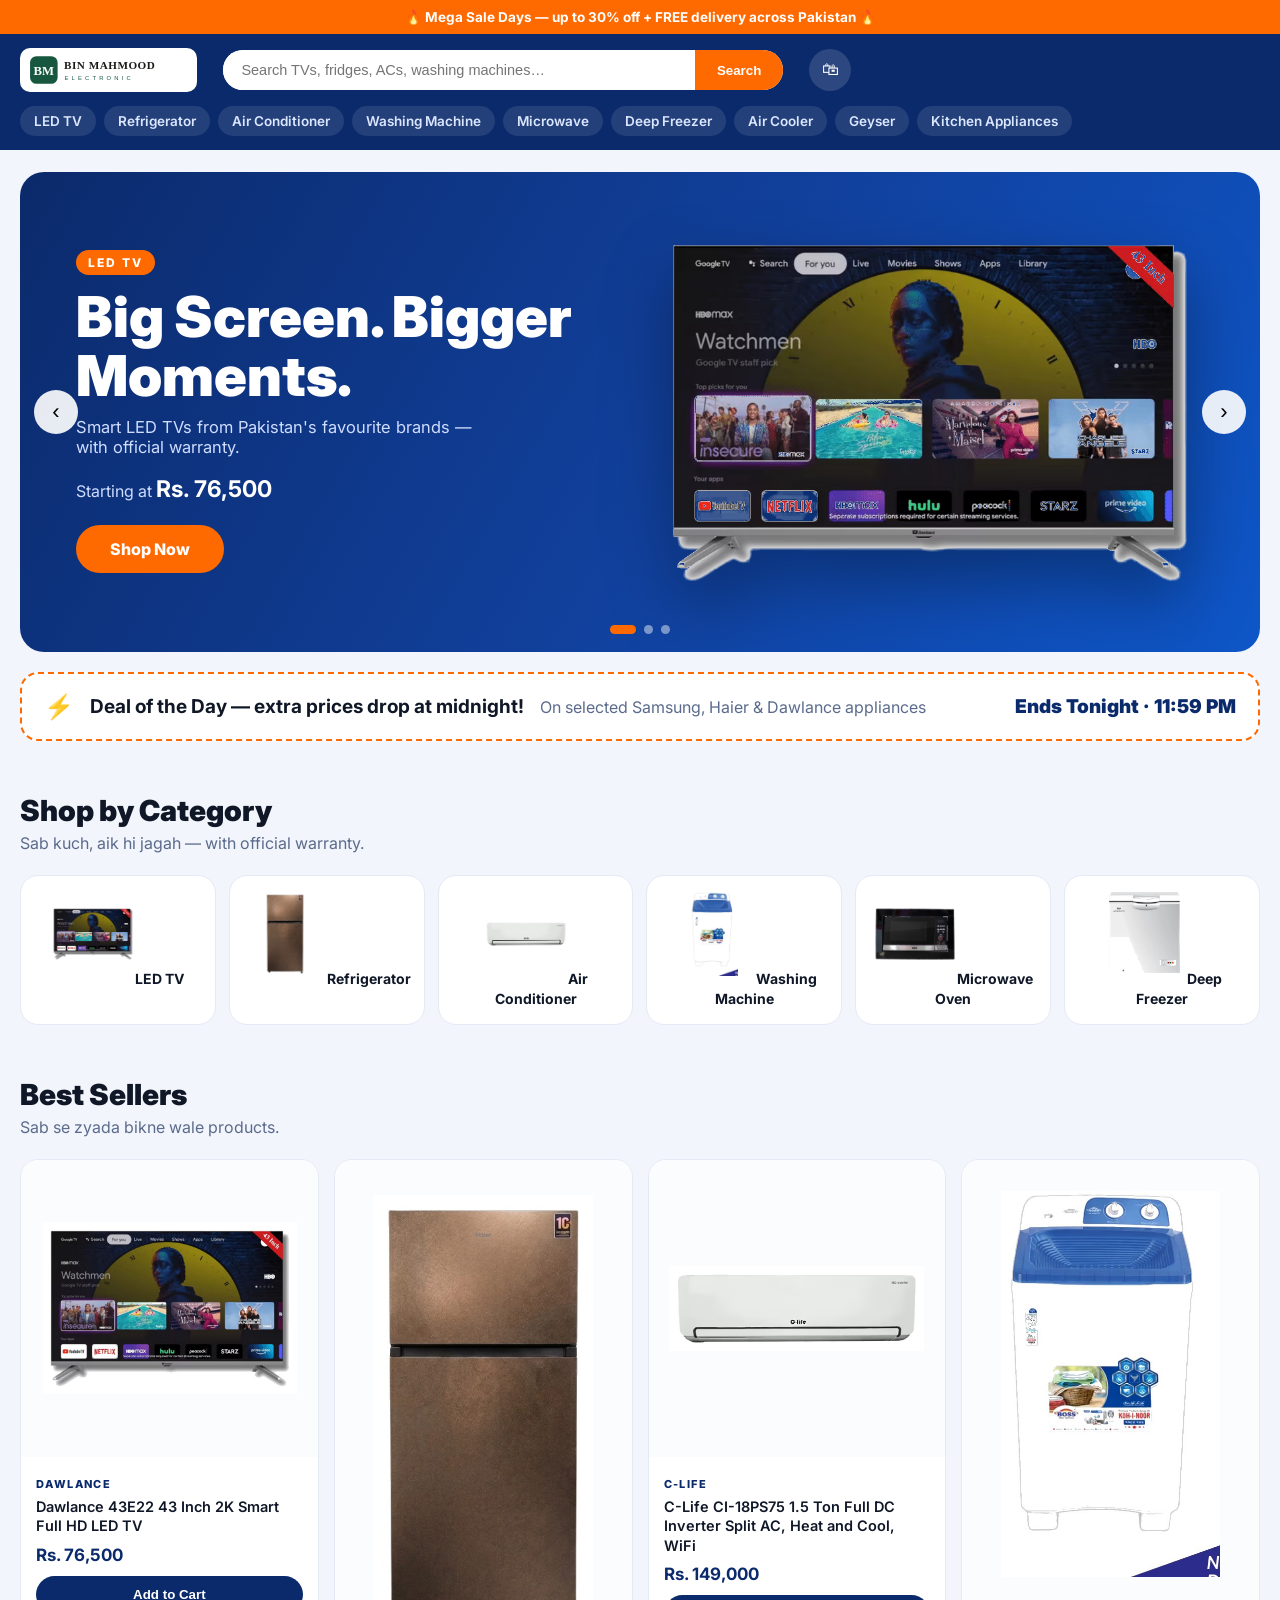
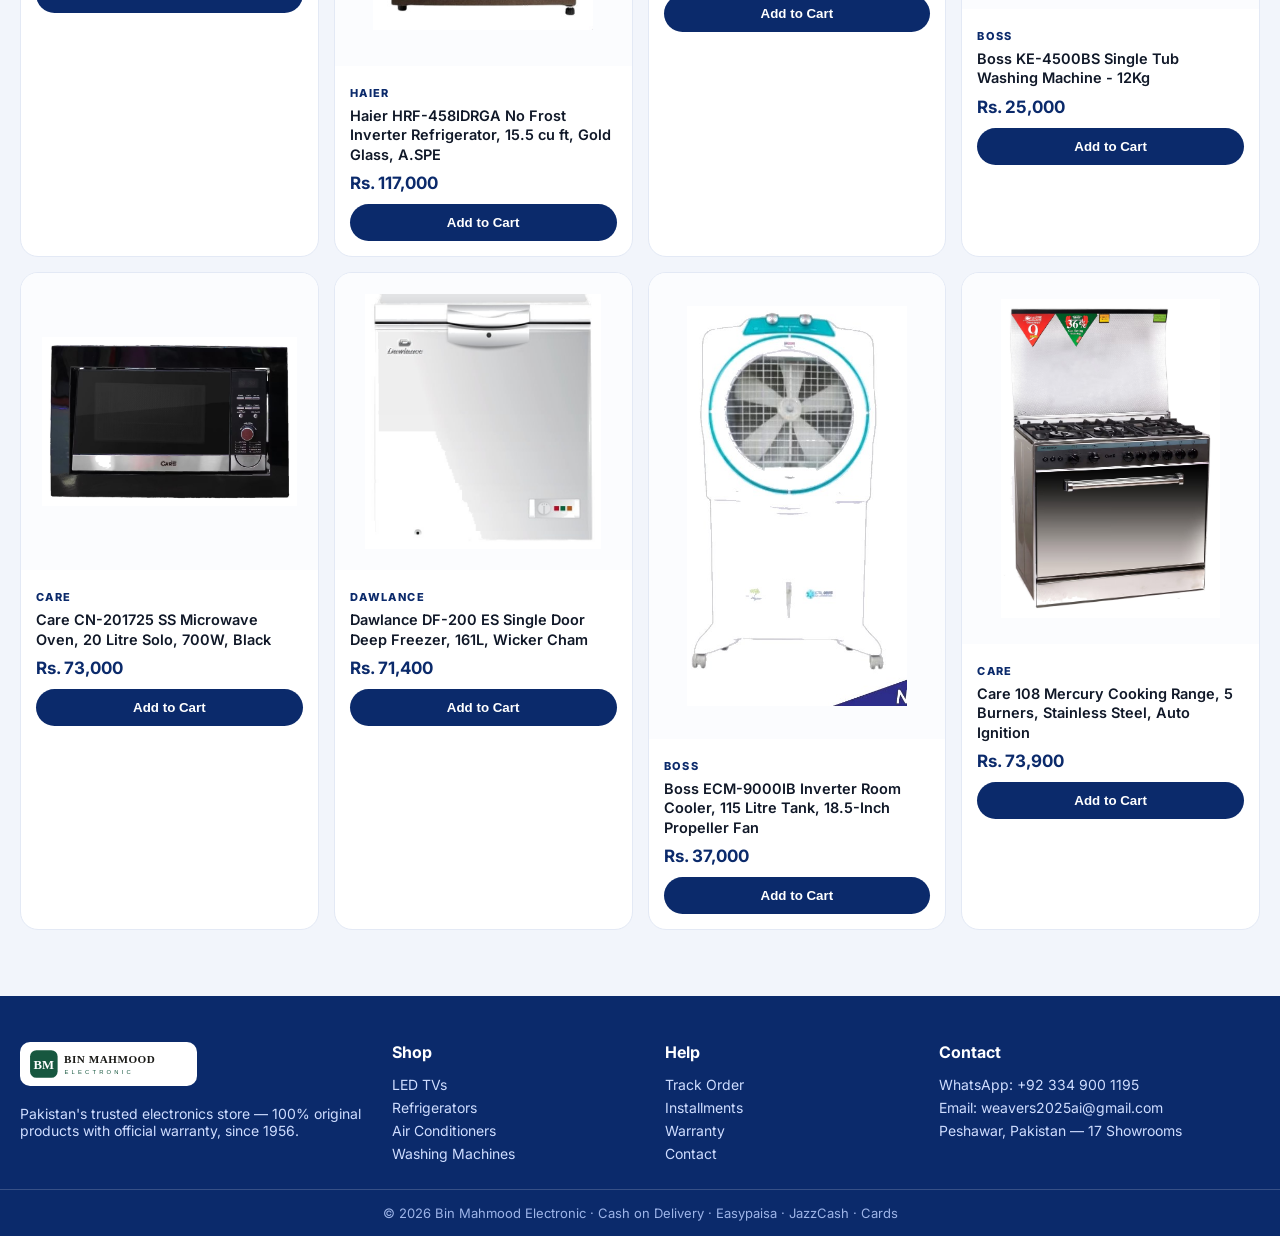
<file: option-c.html>
<!DOCTYPE html><html lang="en"><head><meta charset="UTF-8"><meta name="viewport" content="width=device-width,initial-scale=1">
<title>Option C — Bin Mahmood Electronic</title><link href="https://fonts.googleapis.com/css2?family=Inter:wght@400;500;600;700;800;900&display=swap" rel="stylesheet">
<style>
*{margin:0;padding:0;box-sizing:border-box}body{font-family:Inter,sans-serif;background:#f2f5fb;color:#101828}
.wrap{max-width:1300px;margin:0 auto;padding:0 20px}
.ann{background:#ff6a00;color:#fff;text-align:center;font-weight:700;font-size:13.5px;padding:9px}
header{background:#0b2a6b;color:#fff} .top{display:flex;align-items:center;gap:26px;padding:14px 0}
.top img{height:44px;background:#fff;border-radius:10px;padding:5px 9px}
.srch{flex:1;display:flex;background:#fff;border-radius:99px;overflow:hidden;max-width:560px} .srch input{flex:1;border:0;padding:12px 18px;font-size:14.5px;outline:0} .srch button{background:#ff6a00;color:#fff;border:0;padding:0 22px;font-weight:800;cursor:pointer}
.icob{width:42px;height:42px;border-radius:50%;border:0;background:rgba(255,255,255,.14);color:#fff;cursor:pointer;font-size:17px}
.cats{display:flex;gap:8px;padding:0 0 14px;flex-wrap:wrap} .cats a{color:#dbe6ff;text-decoration:none;font-size:13.5px;font-weight:600;background:rgba(255,255,255,.1);padding:7px 14px;border-radius:99px} .cats a:hover{background:#ff6a00;color:#fff}
.hero{position:relative;border-radius:24px;overflow:hidden;min-height:480px;margin-top:22px;background:linear-gradient(120deg,#0b2a6b,#11419e 55%,#0e56c8)}
.slide{position:absolute;inset:0;display:grid;grid-template-columns:1.05fr 1fr;align-items:center;padding:40px 56px;opacity:0;transition:opacity .7s;pointer-events:none;color:#fff}
.slide.on{opacity:1;pointer-events:auto}
.kick{background:#ff6a00;font-weight:800;letter-spacing:2px;font-size:12px;text-transform:uppercase;padding:5px 12px;border-radius:99px}
.slide h2{font-size:clamp(36px,4.4vw,58px);font-weight:900;line-height:1.05;margin:16px 0 12px}
.slide p{color:#cfddff;font-size:16.5px;max-width:430px}
.spr{margin:18px 0 22px;color:#cfddff} .spr b{color:#fff;font-size:23px}
.cta{display:inline-block;background:#ff6a00;color:#fff;padding:14px 34px;border-radius:99px;font-weight:800;text-decoration:none}
.simg{display:grid;place-items:center} .simg img{max-height:400px;max-width:100%;filter:drop-shadow(0 30px 34px rgba(0,0,0,.35))}
.arr{position:absolute;top:50%;transform:translateY(-50%);width:44px;height:44px;border-radius:50%;border:0;background:rgba(255,255,255,.9);font-size:22px;cursor:pointer;z-index:3} .arr.l{left:14px} .arr.r{right:14px}
.dots{position:absolute;bottom:18px;left:50%;transform:translateX(-50%);display:flex;gap:8px;z-index:3}
.dot{width:9px;height:9px;border-radius:99px;background:rgba(255,255,255,.45);cursor:pointer} .dot.on{background:#ff6a00;width:26px}
.deal{margin-top:20px;background:#fff;border:2px dashed #ff6a00;border-radius:18px;padding:18px 22px;display:flex;gap:16px;align-items:center;flex-wrap:wrap}
.deal b{font-size:19px} .deal .cd{margin-left:auto;font-weight:900;color:#0b2a6b;font-size:19px}
h2.sec{font-size:29px;font-weight:900;margin:52px 0 5px} .sub{color:#5b6b8c;margin-bottom:22px}
.tiles{display:grid;grid-template-columns:repeat(6,1fr);gap:13px}
.tile{background:#fff;border-radius:18px;padding:16px 10px;text-decoration:none;color:#101828;text-align:center;border:1px solid #e3e9f5}
.tile:hover{border-color:#0b2a6b} .tile img{width:84px;height:84px;object-fit:contain;margin:0 auto 8px} .tile span{font-weight:700;font-size:14px}
.grid{display:grid;grid-template-columns:repeat(4,1fr);gap:15px}
.card{background:#fff;border:1px solid #e3e9f5;border-radius:18px;overflow:hidden} .card:hover{box-shadow:0 16px 34px rgba(11,42,107,.12)}
.card .ph{aspect-ratio:1/1;display:grid;place-items:center;position:relative;background:#fbfcfe} .card .ph img{max-width:86%;max-height:86%;object-fit:contain}
.off{position:absolute;top:11px;left:11px;background:#ff6a00;color:#fff;font-size:12px;font-weight:800;padding:4px 9px;border-radius:99px}
.card .bd{padding:15px} .br{font-size:11px;font-weight:800;letter-spacing:1.4px;color:#0b2a6b;text-transform:uppercase}
.card h3{font-size:14.5px;font-weight:600;margin:5px 0 9px;line-height:1.35;min-height:39px}
.pr b{font-size:17px;color:#0b2a6b} .pr s{color:#98a2b8;font-size:13px;margin-left:7px}
.add{margin-top:11px;width:100%;background:#0b2a6b;color:#fff;border:0;border-radius:99px;padding:11px;font-weight:700;cursor:pointer} .add:hover{background:#ff6a00}
footer{background:#0b2a6b;color:#cfddff;margin-top:66px} .fw{max-width:1300px;margin:0 auto;padding:46px 20px 24px;display:grid;grid-template-columns:1.4fr 1fr 1fr 1.3fr;gap:26px}
.flogo{height:44px;background:#fff;border-radius:10px;padding:5px 9px;margin-bottom:12px} footer h4{margin-bottom:11px;color:#fff} footer a{display:block;color:#cfddff;text-decoration:none;padding:3px 0;font-size:14px}
footer p{font-size:14px;padding:3px 0} .fb{border-top:1px solid rgba(255,255,255,.18);text-align:center;padding:15px;font-size:13px;color:#9db4e8}
@media(max-width:900px){.slide{grid-template-columns:1fr;padding:28px 20px;text-align:center}.simg img{max-height:240px}.tiles{grid-template-columns:repeat(3,1fr)}.grid{grid-template-columns:1fr 1fr}.srch{display:none}.fw{grid-template-columns:1fr 1fr}}
</style></head><body>
<div class="ann">🔥 Mega Sale Days — up to 30% off + FREE delivery across Pakistan 🔥</div>
<header><div class="wrap"><div class="top"><img src="assets/logo.svg" alt="Bin Mahmood Electronic">
<form class="srch"><input placeholder="Search TVs, fridges, ACs, washing machines…"><button>Search</button></form>
<button class="icob">🛍</button></div>
<div class="cats"><a href="#">LED TV</a><a href="#">Refrigerator</a><a href="#">Air Conditioner</a><a href="#">Washing Machine</a><a href="#">Microwave</a><a href="#">Deep Freezer</a><a href="#">Air Cooler</a><a href="#">Geyser</a><a href="#">Kitchen Appliances</a></div></div></header>
<div class="wrap">
<section class="hero"><div class="slide on">
          <div class="stxt"><span class="kick">LED TV</span><h2>Big Screen. Bigger Moments.</h2><p>Smart LED TVs from Pakistan's favourite brands — with official warranty.</p>
          <div class="spr">Starting at <b>Rs. 76,500</b></div><a class="cta" href="#">Shop Now</a></div>
          <div class="simg"><img src="assets/opt/p0-led-tv.png" alt="Dawlance 43E22 43 Inch 2K Smart Full HD LED TV"></div></div>
<div class="slide">
          <div class="stxt"><span class="kick">Refrigerator</span><h2>Cooling You Can Trust.</h2><p>No-frost inverter refrigerators that keep food fresher, longer.</p>
          <div class="spr">Starting at <b>Rs. 117,000</b></div><a class="cta" href="#">Shop Now</a></div>
          <div class="simg"><img src="assets/opt/p1-refrigerator.png" alt="Haier HRF-458IDRGA No Frost Inverter Refrigerator, 15.5 cu ft, Gold Glass, A.SPE"></div></div>
<div class="slide">
          <div class="stxt"><span class="kick">Air Conditioner</span><h2>Chill Every Corner.</h2><p>Full DC inverter ACs — powerful cooling, lower bills.</p>
          <div class="spr">Starting at <b>Rs. 149,000</b></div><a class="cta" href="#">Shop Now</a></div>
          <div class="simg"><img src="assets/opt/p2-air-conditioner.png" alt="C-Life CI-18PS75 1.5 Ton Full DC Inverter Split AC, Heat and Cool, WiFi"></div></div><button class="arr l" onclick="nav(-1)">‹</button><button class="arr r" onclick="nav(1)">›</button><div class="dots"><span class="dot on" onclick="go(0)"></span><span class="dot" onclick="go(1)"></span><span class="dot" onclick="go(2)"></span></div></section>
<div class="deal"><span style="font-size:24px">⚡</span><b>Deal of the Day — extra prices drop at midnight!</b><span style="color:#5b6b8c">On selected Samsung, Haier & Dawlance appliances</span><span class="cd">Ends Tonight · 11:59 PM</span></div>
<h2 class="sec">Shop by Category</h2><p class="sub">Sab kuch, aik hi jagah — with official warranty.</p>
<div class="tiles"><a class="tile" href="#"><img src="assets/opt/p0-led-tv.jpg" alt="LED TV"><span>LED TV</span></a>
<a class="tile" href="#"><img src="assets/opt/p1-refrigerator.jpg" alt="Refrigerator"><span>Refrigerator</span></a>
<a class="tile" href="#"><img src="assets/opt/p2-air-conditioner.jpg" alt="Air Conditioner"><span>Air Conditioner</span></a>
<a class="tile" href="#"><img src="assets/opt/p3-washing-machine.jpg" alt="Washing Machine"><span>Washing Machine</span></a>
<a class="tile" href="#"><img src="assets/opt/p4-microwave-oven.jpg" alt="Microwave Oven"><span>Microwave Oven</span></a>
<a class="tile" href="#"><img src="assets/opt/p5-dawlance-deep-freezer.jpg" alt="Deep Freezer"><span>Deep Freezer</span></a></div>
<h2 class="sec">Best Sellers</h2><p class="sub">Sab se zyada bikne wale products.</p>
<div class="grid"><article class="card"><div class="ph"><img src="assets/opt/p0-led-tv.jpg" alt="Dawlance 43E22 43 Inch 2K Smart Full HD LED TV"></div>
        <div class="bd"><span class="br">Dawlance</span><h3>Dawlance 43E22 43 Inch 2K Smart Full HD LED TV</h3>
        <div class="pr"><b>Rs. 76,500</b></div><button class="add">Add to Cart</button></div></article>
<article class="card"><div class="ph"><img src="assets/opt/p1-refrigerator.jpg" alt="Haier HRF-458IDRGA No Frost Inverter Refrigerator, 15.5 cu ft, Gold Glass, A.SPE"></div>
        <div class="bd"><span class="br">Haier</span><h3>Haier HRF-458IDRGA No Frost Inverter Refrigerator, 15.5 cu ft, Gold Glass, A.SPE</h3>
        <div class="pr"><b>Rs. 117,000</b></div><button class="add">Add to Cart</button></div></article>
<article class="card"><div class="ph"><img src="assets/opt/p2-air-conditioner.jpg" alt="C-Life CI-18PS75 1.5 Ton Full DC Inverter Split AC, Heat and Cool, WiFi"></div>
        <div class="bd"><span class="br">C-Life</span><h3>C-Life CI-18PS75 1.5 Ton Full DC Inverter Split AC, Heat and Cool, WiFi</h3>
        <div class="pr"><b>Rs. 149,000</b></div><button class="add">Add to Cart</button></div></article>
<article class="card"><div class="ph"><img src="assets/opt/p3-washing-machine.jpg" alt="Boss KE-4500BS Single Tub Washing Machine - 12Kg"></div>
        <div class="bd"><span class="br">Boss</span><h3>Boss KE-4500BS Single Tub Washing Machine - 12Kg</h3>
        <div class="pr"><b>Rs. 25,000</b></div><button class="add">Add to Cart</button></div></article>
<article class="card"><div class="ph"><img src="assets/opt/p4-microwave-oven.jpg" alt="Care CN-201725 SS Microwave Oven, 20 Litre Solo, 700W, Black"></div>
        <div class="bd"><span class="br">Care</span><h3>Care CN-201725 SS Microwave Oven, 20 Litre Solo, 700W, Black</h3>
        <div class="pr"><b>Rs. 73,000</b></div><button class="add">Add to Cart</button></div></article>
<article class="card"><div class="ph"><img src="assets/opt/p5-dawlance-deep-freezer.jpg" alt="Dawlance DF-200 ES Single Door Deep Freezer, 161L, Wicker Cham"></div>
        <div class="bd"><span class="br">Dawlance</span><h3>Dawlance DF-200 ES Single Door Deep Freezer, 161L, Wicker Cham</h3>
        <div class="pr"><b>Rs. 71,400</b></div><button class="add">Add to Cart</button></div></article>
<article class="card"><div class="ph"><img src="assets/opt/p6-air-cooler.jpg" alt="Boss ECM-9000IB Inverter Room Cooler, 115 Litre Tank, 18.5-Inch Propeller Fan"></div>
        <div class="bd"><span class="br">Boss</span><h3>Boss ECM-9000IB Inverter Room Cooler, 115 Litre Tank, 18.5-Inch Propeller Fan</h3>
        <div class="pr"><b>Rs. 37,000</b></div><button class="add">Add to Cart</button></div></article>
<article class="card"><div class="ph"><img src="assets/opt/p11-care-cooking-range.jpg" alt="Care 108 Mercury Cooking Range, 5 Burners, Stainless Steel, Auto Ignition"></div>
        <div class="bd"><span class="br">Care</span><h3>Care 108 Mercury Cooking Range, 5 Burners, Stainless Steel, Auto Ignition</h3>
        <div class="pr"><b>Rs. 73,900</b></div><button class="add">Add to Cart</button></div></article></div>
</div><footer><div class="fw">
  <div><img src="assets/logo.svg" class="flogo" alt="Bin Mahmood Electronic"><p>Pakistan's trusted electronics store — 100% original products with official warranty, since 1956.</p></div>
  <div><h4>Shop</h4><a href="#">LED TVs</a><a href="#">Refrigerators</a><a href="#">Air Conditioners</a><a href="#">Washing Machines</a></div>
  <div><h4>Help</h4><a href="#">Track Order</a><a href="#">Installments</a><a href="#">Warranty</a><a href="#">Contact</a></div>
  <div><h4>Contact</h4><p>WhatsApp: +92 334 900 1195</p><p>Email: weavers2025ai@gmail.com</p><p>Peshawar, Pakistan — 17 Showrooms</p></div>
</div><div class="fb">© 2026 Bin Mahmood Electronic · Cash on Delivery · Easypaisa · JazzCash · Cards</div></footer><script>
let cur=0; const slides=document.querySelectorAll('.slide'), dots=document.querySelectorAll('.dot');
function go(i){cur=(i+slides.length)%slides.length;slides.forEach((s,k)=>s.classList.toggle('on',k===cur));dots.forEach((d,k)=>d.classList.toggle('on',k===cur));}
let tm=setInterval(()=>go(cur+1),5000);
function nav(d){go(cur+d);clearInterval(tm);tm=setInterval(()=>go(cur+1),5000);}
document.querySelector('.hero').addEventListener('mouseenter',()=>clearInterval(tm));
document.querySelector('.hero').addEventListener('mouseleave',()=>{clearInterval(tm);tm=setInterval(()=>go(cur+1),5000);});
</script></body></html>
</file>
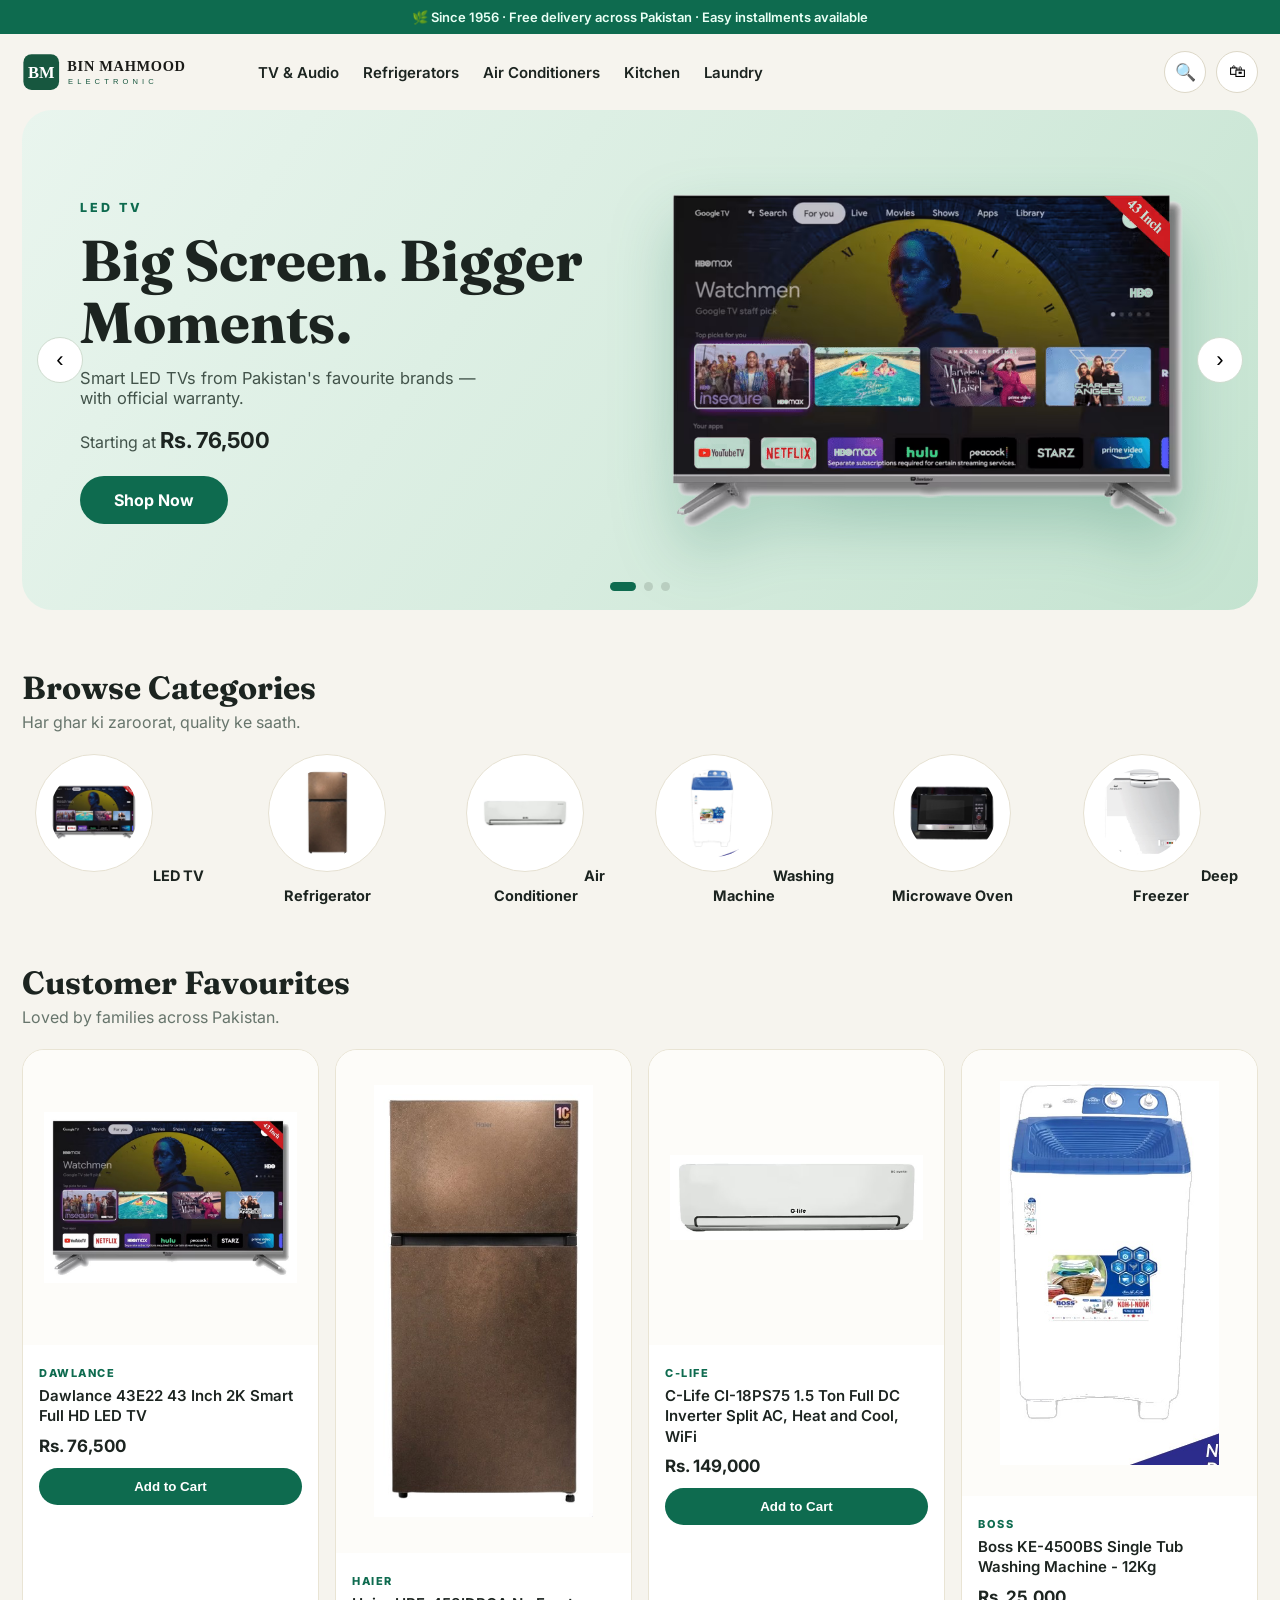
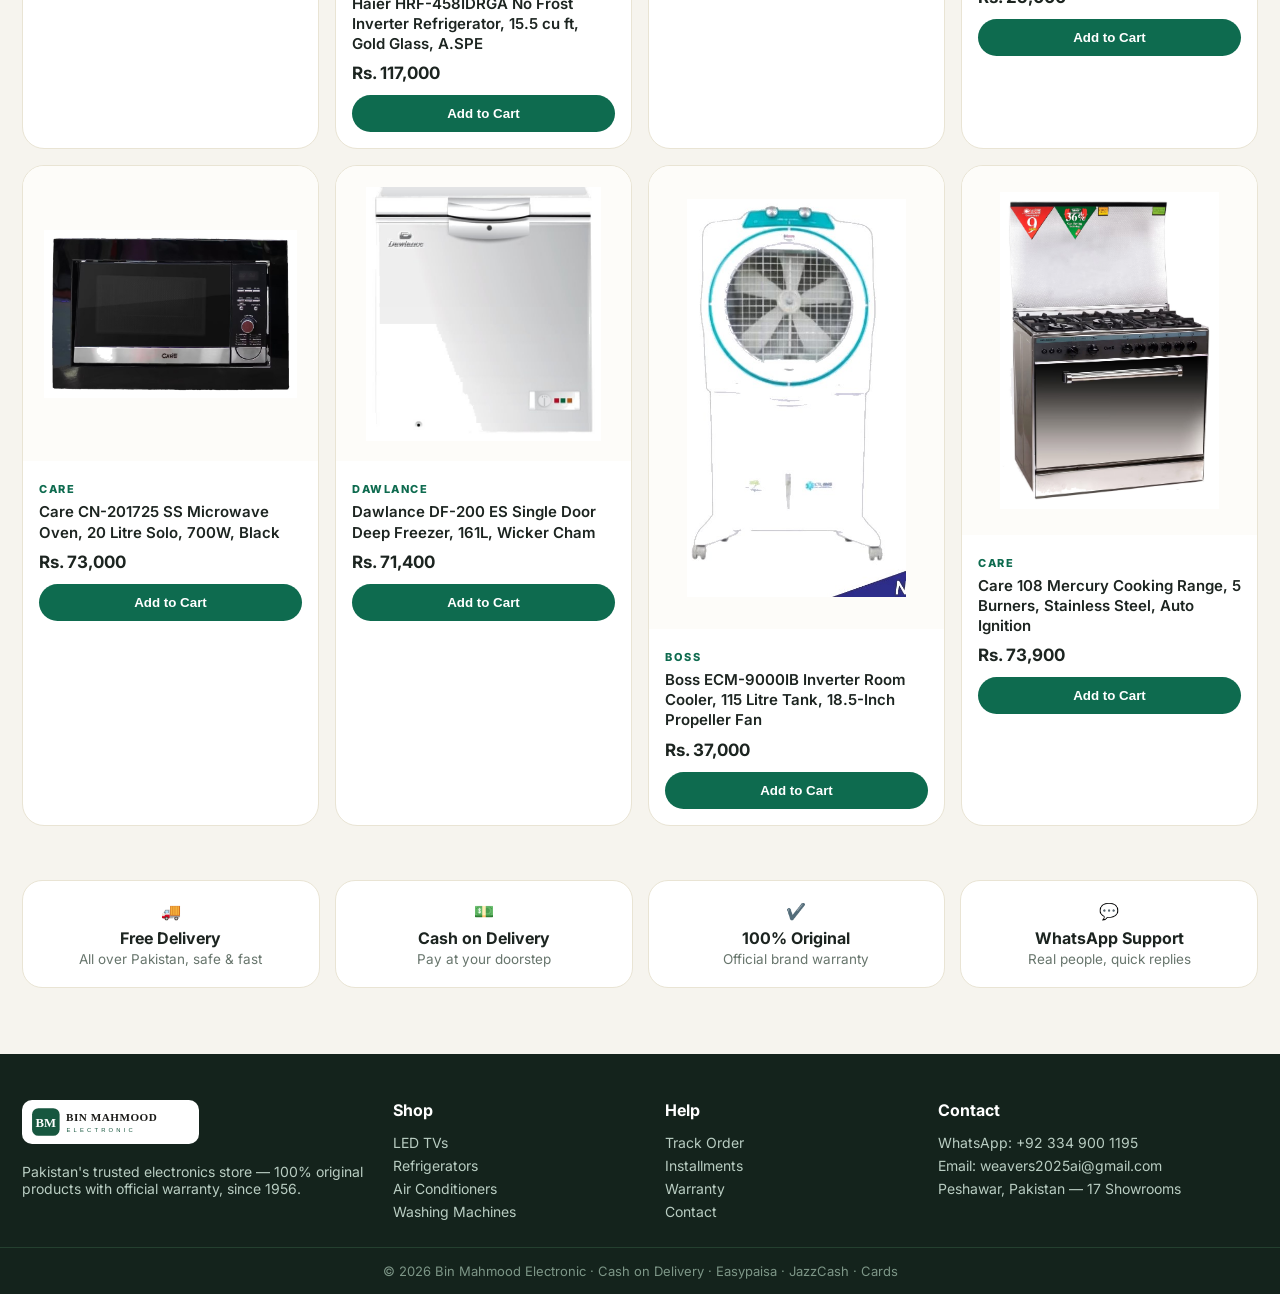
<file: option-d.html>
<!DOCTYPE html><html lang="en"><head><meta charset="UTF-8"><meta name="viewport" content="width=device-width,initial-scale=1">
<title>Option D — Bin Mahmood Electronic</title><link href="https://fonts.googleapis.com/css2?family=Fraunces:wght@600&family=Inter:wght@400;500;600;700;800&display=swap" rel="stylesheet">
<style>
*{margin:0;padding:0;box-sizing:border-box}body{font-family:Inter,sans-serif;background:#f6f4ee;color:#1c2420}
.wrap{max-width:1280px;margin:0 auto;padding:0 22px}
.ann{background:#0e6b4f;color:#eafff5;text-align:center;font-size:13px;font-weight:600;padding:9px}
.top{display:flex;align-items:center;gap:30px;padding:16px 0} .top img{height:44px}
nav{display:flex;gap:24px} nav a{color:#1c2420;text-decoration:none;font-weight:600;font-size:15px} nav a:hover{color:#0e6b4f}
.acts{margin-left:auto;display:flex;gap:10px} .icob{width:42px;height:42px;border-radius:50%;border:1px solid #ddd8c8;background:#fff;cursor:pointer;font-size:17px}
.hero{position:relative;border-radius:30px;overflow:hidden;min-height:500px;background:linear-gradient(125deg,#e9f5ee,#d7ecdf 55%,#c4e3d0)}
.slide{position:absolute;inset:0;display:grid;grid-template-columns:1.05fr 1fr;align-items:center;padding:42px 58px;opacity:0;transition:opacity .7s;pointer-events:none}
.slide.on{opacity:1;pointer-events:auto}
.kick{color:#0e6b4f;font-weight:800;letter-spacing:3px;font-size:12.5px;text-transform:uppercase}
.slide h2{font-family:Fraunces,serif;font-size:clamp(37px,4.5vw,58px);line-height:1.07;margin:14px 0}
.slide p{color:#42534a;font-size:16.5px;max-width:430px}
.spr{margin:19px 0 23px;color:#42534a} .spr b{font-size:22px;color:#1c2420}
.cta{display:inline-block;background:#0e6b4f;color:#fff;padding:14px 34px;border-radius:99px;font-weight:700;text-decoration:none}
.simg{display:grid;place-items:center} .simg img{max-height:410px;max-width:100%;filter:drop-shadow(0 28px 30px rgba(14,107,79,.25))}
.arr{position:absolute;top:50%;transform:translateY(-50%);width:46px;height:46px;border-radius:50%;border:1px solid #cfdccf;background:#fff;font-size:22px;cursor:pointer;z-index:3} .arr.l{left:15px} .arr.r{right:15px}
.dots{position:absolute;bottom:19px;left:50%;transform:translateX(-50%);display:flex;gap:8px;z-index:3}
.dot{width:9px;height:9px;border-radius:99px;background:#b9cec0;cursor:pointer} .dot.on{background:#0e6b4f;width:26px}
h2.sec{font-family:Fraunces,serif;font-size:32px;margin:58px 0 5px} .sub{color:#67756c;margin-bottom:22px}
.tiles{display:grid;grid-template-columns:repeat(6,1fr);gap:14px}
.tile{text-decoration:none;color:#1c2420;text-align:center} .tile img{width:118px;height:118px;object-fit:contain;background:#fff;border-radius:50%;padding:14px;border:1px solid #e6e1d2;margin:0 auto 9px} .tile span{font-weight:700;font-size:14.5px}
.grid{display:grid;grid-template-columns:repeat(4,1fr);gap:16px}
.card{background:#fff;border:1px solid #e9e4d4;border-radius:22px;overflow:hidden} .card:hover{box-shadow:0 16px 36px rgba(28,36,32,.1)}
.card .ph{aspect-ratio:1/1;display:grid;place-items:center;position:relative;background:#fdfcf9} .card .ph img{max-width:86%;max-height:86%;object-fit:contain}
.off{position:absolute;top:12px;left:12px;background:#0e6b4f;color:#fff;font-size:12px;font-weight:800;padding:4px 9px;border-radius:99px}
.card .bd{padding:16px} .br{font-size:11px;font-weight:800;letter-spacing:1.5px;color:#0e6b4f;text-transform:uppercase}
.card h3{font-size:15px;font-weight:600;margin:5px 0 9px;line-height:1.35;min-height:40px}
.pr b{font-size:17px} .pr s{color:#9aa79d;font-size:13px;margin-left:7px}
.add{margin-top:12px;width:100%;background:#0e6b4f;color:#fff;border:0;border-radius:99px;padding:11px;font-weight:700;cursor:pointer}
.perks{display:grid;grid-template-columns:repeat(4,1fr);gap:15px;margin-top:54px}
.perk{background:#fff;border:1px solid #e9e4d4;border-radius:20px;padding:20px;text-align:center} .perk b{display:block;margin:7px 0 3px} .perk p{color:#67756c;font-size:13.5px}
footer{background:#14231c;color:#b9cdc2;margin-top:66px} .fw{max-width:1280px;margin:0 auto;padding:46px 22px 24px;display:grid;grid-template-columns:1.4fr 1fr 1fr 1.3fr;gap:26px}
.flogo{height:44px;background:#fff;border-radius:10px;padding:5px 9px;margin-bottom:12px} footer h4{margin-bottom:11px;color:#fff} footer a{display:block;color:#b9cdc2;text-decoration:none;padding:3px 0;font-size:14px}
footer p{font-size:14px;padding:3px 0} .fb{border-top:1px solid #24402f;text-align:center;padding:15px;font-size:13px;color:#7d9687}
@media(max-width:900px){.slide{grid-template-columns:1fr;padding:28px 20px;text-align:center}.simg img{max-height:240px}.tiles{grid-template-columns:repeat(3,1fr)}.grid{grid-template-columns:1fr 1fr}.perks{grid-template-columns:1fr 1fr}nav{display:none}.fw{grid-template-columns:1fr 1fr}}
</style></head><body>
<div class="ann">🌿 Since 1956 · Free delivery across Pakistan · Easy installments available</div>
<div class="wrap"><div class="top"><img src="assets/logo.svg" alt="Bin Mahmood Electronic">
<nav><a href="#">TV & Audio</a><a href="#">Refrigerators</a><a href="#">Air Conditioners</a><a href="#">Kitchen</a><a href="#">Laundry</a></nav>
<div class="acts"><button class="icob">🔍</button><button class="icob">🛍</button></div></div>
<section class="hero"><div class="slide on">
          <div class="stxt"><span class="kick">LED TV</span><h2>Big Screen. Bigger Moments.</h2><p>Smart LED TVs from Pakistan's favourite brands — with official warranty.</p>
          <div class="spr">Starting at <b>Rs. 76,500</b></div><a class="cta" href="#">Shop Now</a></div>
          <div class="simg"><img src="assets/opt/p0-led-tv.png" alt="Dawlance 43E22 43 Inch 2K Smart Full HD LED TV"></div></div>
<div class="slide">
          <div class="stxt"><span class="kick">Refrigerator</span><h2>Cooling You Can Trust.</h2><p>No-frost inverter refrigerators that keep food fresher, longer.</p>
          <div class="spr">Starting at <b>Rs. 117,000</b></div><a class="cta" href="#">Shop Now</a></div>
          <div class="simg"><img src="assets/opt/p1-refrigerator.png" alt="Haier HRF-458IDRGA No Frost Inverter Refrigerator, 15.5 cu ft, Gold Glass, A.SPE"></div></div>
<div class="slide">
          <div class="stxt"><span class="kick">Air Conditioner</span><h2>Chill Every Corner.</h2><p>Full DC inverter ACs — powerful cooling, lower bills.</p>
          <div class="spr">Starting at <b>Rs. 149,000</b></div><a class="cta" href="#">Shop Now</a></div>
          <div class="simg"><img src="assets/opt/p2-air-conditioner.png" alt="C-Life CI-18PS75 1.5 Ton Full DC Inverter Split AC, Heat and Cool, WiFi"></div></div><button class="arr l" onclick="nav(-1)">‹</button><button class="arr r" onclick="nav(1)">›</button><div class="dots"><span class="dot on" onclick="go(0)"></span><span class="dot" onclick="go(1)"></span><span class="dot" onclick="go(2)"></span></div></section>
<h2 class="sec">Browse Categories</h2><p class="sub">Har ghar ki zaroorat, quality ke saath.</p>
<div class="tiles"><a class="tile" href="#"><img src="assets/opt/p0-led-tv.jpg" alt="LED TV"><span>LED TV</span></a>
<a class="tile" href="#"><img src="assets/opt/p1-refrigerator.jpg" alt="Refrigerator"><span>Refrigerator</span></a>
<a class="tile" href="#"><img src="assets/opt/p2-air-conditioner.jpg" alt="Air Conditioner"><span>Air Conditioner</span></a>
<a class="tile" href="#"><img src="assets/opt/p3-washing-machine.jpg" alt="Washing Machine"><span>Washing Machine</span></a>
<a class="tile" href="#"><img src="assets/opt/p4-microwave-oven.jpg" alt="Microwave Oven"><span>Microwave Oven</span></a>
<a class="tile" href="#"><img src="assets/opt/p5-dawlance-deep-freezer.jpg" alt="Deep Freezer"><span>Deep Freezer</span></a></div>
<h2 class="sec">Customer Favourites</h2><p class="sub">Loved by families across Pakistan.</p>
<div class="grid"><article class="card"><div class="ph"><img src="assets/opt/p0-led-tv.jpg" alt="Dawlance 43E22 43 Inch 2K Smart Full HD LED TV"></div>
        <div class="bd"><span class="br">Dawlance</span><h3>Dawlance 43E22 43 Inch 2K Smart Full HD LED TV</h3>
        <div class="pr"><b>Rs. 76,500</b></div><button class="add">Add to Cart</button></div></article>
<article class="card"><div class="ph"><img src="assets/opt/p1-refrigerator.jpg" alt="Haier HRF-458IDRGA No Frost Inverter Refrigerator, 15.5 cu ft, Gold Glass, A.SPE"></div>
        <div class="bd"><span class="br">Haier</span><h3>Haier HRF-458IDRGA No Frost Inverter Refrigerator, 15.5 cu ft, Gold Glass, A.SPE</h3>
        <div class="pr"><b>Rs. 117,000</b></div><button class="add">Add to Cart</button></div></article>
<article class="card"><div class="ph"><img src="assets/opt/p2-air-conditioner.jpg" alt="C-Life CI-18PS75 1.5 Ton Full DC Inverter Split AC, Heat and Cool, WiFi"></div>
        <div class="bd"><span class="br">C-Life</span><h3>C-Life CI-18PS75 1.5 Ton Full DC Inverter Split AC, Heat and Cool, WiFi</h3>
        <div class="pr"><b>Rs. 149,000</b></div><button class="add">Add to Cart</button></div></article>
<article class="card"><div class="ph"><img src="assets/opt/p3-washing-machine.jpg" alt="Boss KE-4500BS Single Tub Washing Machine - 12Kg"></div>
        <div class="bd"><span class="br">Boss</span><h3>Boss KE-4500BS Single Tub Washing Machine - 12Kg</h3>
        <div class="pr"><b>Rs. 25,000</b></div><button class="add">Add to Cart</button></div></article>
<article class="card"><div class="ph"><img src="assets/opt/p4-microwave-oven.jpg" alt="Care CN-201725 SS Microwave Oven, 20 Litre Solo, 700W, Black"></div>
        <div class="bd"><span class="br">Care</span><h3>Care CN-201725 SS Microwave Oven, 20 Litre Solo, 700W, Black</h3>
        <div class="pr"><b>Rs. 73,000</b></div><button class="add">Add to Cart</button></div></article>
<article class="card"><div class="ph"><img src="assets/opt/p5-dawlance-deep-freezer.jpg" alt="Dawlance DF-200 ES Single Door Deep Freezer, 161L, Wicker Cham"></div>
        <div class="bd"><span class="br">Dawlance</span><h3>Dawlance DF-200 ES Single Door Deep Freezer, 161L, Wicker Cham</h3>
        <div class="pr"><b>Rs. 71,400</b></div><button class="add">Add to Cart</button></div></article>
<article class="card"><div class="ph"><img src="assets/opt/p6-air-cooler.jpg" alt="Boss ECM-9000IB Inverter Room Cooler, 115 Litre Tank, 18.5-Inch Propeller Fan"></div>
        <div class="bd"><span class="br">Boss</span><h3>Boss ECM-9000IB Inverter Room Cooler, 115 Litre Tank, 18.5-Inch Propeller Fan</h3>
        <div class="pr"><b>Rs. 37,000</b></div><button class="add">Add to Cart</button></div></article>
<article class="card"><div class="ph"><img src="assets/opt/p11-care-cooking-range.jpg" alt="Care 108 Mercury Cooking Range, 5 Burners, Stainless Steel, Auto Ignition"></div>
        <div class="bd"><span class="br">Care</span><h3>Care 108 Mercury Cooking Range, 5 Burners, Stainless Steel, Auto Ignition</h3>
        <div class="pr"><b>Rs. 73,900</b></div><button class="add">Add to Cart</button></div></article></div>
<div class="perks">
<div class="perk">🚚<b>Free Delivery</b><p>All over Pakistan, safe & fast</p></div>
<div class="perk">💵<b>Cash on Delivery</b><p>Pay at your doorstep</p></div>
<div class="perk">✔️<b>100% Original</b><p>Official brand warranty</p></div>
<div class="perk">💬<b>WhatsApp Support</b><p>Real people, quick replies</p></div></div>
</div><footer><div class="fw">
  <div><img src="assets/logo.svg" class="flogo" alt="Bin Mahmood Electronic"><p>Pakistan's trusted electronics store — 100% original products with official warranty, since 1956.</p></div>
  <div><h4>Shop</h4><a href="#">LED TVs</a><a href="#">Refrigerators</a><a href="#">Air Conditioners</a><a href="#">Washing Machines</a></div>
  <div><h4>Help</h4><a href="#">Track Order</a><a href="#">Installments</a><a href="#">Warranty</a><a href="#">Contact</a></div>
  <div><h4>Contact</h4><p>WhatsApp: +92 334 900 1195</p><p>Email: weavers2025ai@gmail.com</p><p>Peshawar, Pakistan — 17 Showrooms</p></div>
</div><div class="fb">© 2026 Bin Mahmood Electronic · Cash on Delivery · Easypaisa · JazzCash · Cards</div></footer><script>
let cur=0; const slides=document.querySelectorAll('.slide'), dots=document.querySelectorAll('.dot');
function go(i){cur=(i+slides.length)%slides.length;slides.forEach((s,k)=>s.classList.toggle('on',k===cur));dots.forEach((d,k)=>d.classList.toggle('on',k===cur));}
let tm=setInterval(()=>go(cur+1),5000);
function nav(d){go(cur+d);clearInterval(tm);tm=setInterval(()=>go(cur+1),5000);}
document.querySelector('.hero').addEventListener('mouseenter',()=>clearInterval(tm));
document.querySelector('.hero').addEventListener('mouseleave',()=>{clearInterval(tm);tm=setInterval(()=>go(cur+1),5000);});
</script></body></html>
</file>
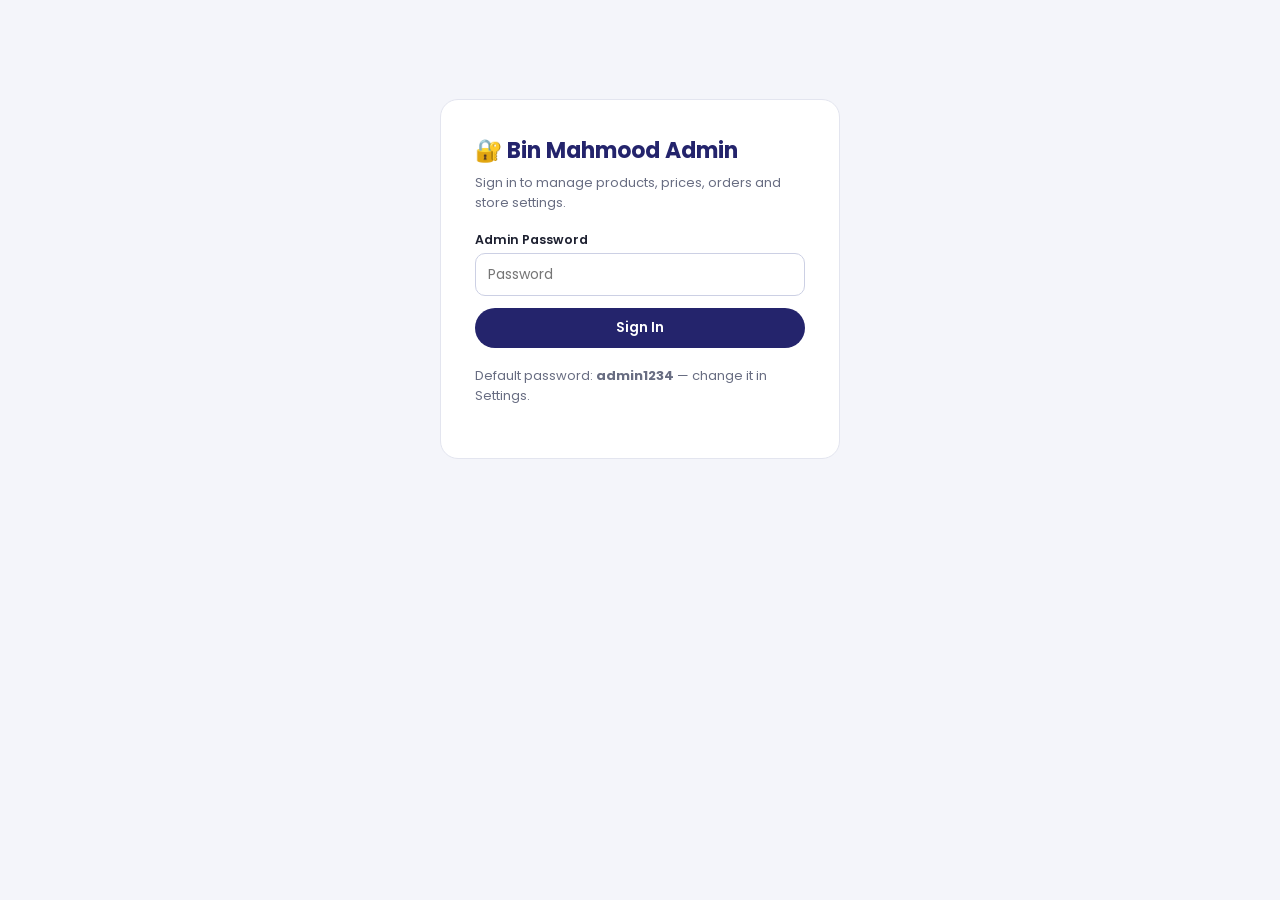
<file: admin/admin.html>
<!DOCTYPE html>
<html lang="en">
<head>
<meta charset="UTF-8">
<meta name="viewport" content="width=device-width, initial-scale=1">
<title>Admin — Bin Mahmood Electronic</title>
<link rel="icon" href="../assets/logo.svg">
<style>
@import url('https://fonts.googleapis.com/css2?family=Poppins:wght@400;500;600;700;800&display=swap');
*{box-sizing:border-box;margin:0;padding:0}
:root{--navy:#24246c;--blue:#4545c4;--orange:#ea5c20;--ink:#1d2030;--muted:#686d82;--line:#e3e5ef;--bg:#f4f5fa}
body{font-family:'Poppins',system-ui,sans-serif;background:var(--bg);color:var(--ink);font-size:14.5px}
button{font-family:inherit;cursor:pointer}
.btn{background:var(--navy);color:#fff;border:0;border-radius:99px;padding:10px 20px;font-weight:600;font-size:13.5px}
.btn:hover{background:var(--blue)} .btn.org{background:var(--orange)} .btn.ghost{background:#fff;color:var(--navy);border:1.5px solid var(--line)}
.btn.sm{padding:7px 13px;font-size:12.5px}
input,select,textarea{padding:10px 12px;border:1.5px solid #ccd0e4;border-radius:10px;font-family:inherit;font-size:14px;background:#fff;width:100%}
label{font-size:12.5px;font-weight:600;display:block;margin-bottom:4px}
.fld{margin-bottom:12px}
#login{max-width:400px;margin:11vh auto;background:#fff;border:1px solid var(--line);border-radius:18px;padding:34px}
#login h1{color:var(--navy);font-size:22px;margin-bottom:6px}
#login p{color:var(--muted);font-size:13px;margin-bottom:18px}
#app{display:none;grid-template-columns:225px 1fr;min-height:100vh}
@media(max-width:820px){#app{grid-template-columns:1fr}}
aside{background:var(--navy);color:#dcdcf5;padding:24px 16px}
aside h2{color:#fff;font-size:17px;margin-bottom:4px}
aside .sub{font-size:12px;color:#a9abe0;margin-bottom:22px}
aside button{display:block;width:100%;text-align:left;background:none;border:0;color:#dcdcf5;padding:11px 13px;border-radius:10px;font-size:14px;font-weight:500;margin-bottom:3px}
aside button.on,aside button:hover{background:rgba(255,255,255,.13);color:#fff}
main{padding:28px;max-width:1080px}
main h1{color:var(--navy);font-size:24px;margin-bottom:4px}
main .sub{color:var(--muted);margin-bottom:20px;font-size:13.5px}
.cards{display:grid;grid-template-columns:repeat(4,1fr);gap:13px;margin-bottom:24px}
@media(max-width:900px){.cards{grid-template-columns:1fr 1fr}}
.card{background:#fff;border:1px solid var(--line);border-radius:14px;padding:19px}
.card b{display:block;font-size:25px;color:var(--navy)}
.card span{color:var(--muted);font-size:12.5px}
table{width:100%;border-collapse:collapse;background:#fff;border:1px solid var(--line);border-radius:14px;overflow:hidden}
th,td{padding:10px 12px;text-align:left;border-bottom:1px solid var(--line);font-size:13.3px;vertical-align:top}
th{background:#f0f1f9;color:var(--navy);font-size:12px;text-transform:uppercase;letter-spacing:.5px}
td img{width:44px;height:44px;object-fit:contain}
.tab{display:none}.tab.on{display:block}
.note{background:#fff7ef;border:1px solid #ffd9bd;color:#8a4a12;border-radius:12px;padding:13px 16px;font-size:13px;margin-bottom:18px}
.pill{display:inline-block;padding:3px 10px;border-radius:99px;background:#eef0ff;color:var(--navy);font-size:11.5px;font-weight:600}
</style>
</head>
<body>

<div id="login">
  <h1>🔐 Bin Mahmood Admin</h1>
  <p>Sign in to manage products, prices, orders and store settings.</p>
  <div class="fld"><label>Admin Password</label><input type="password" id="pw" placeholder="Password"></div>
  <button class="btn" style="width:100%" onclick="doLogin()">Sign In</button>
  <p id="lerr" style="color:#c22;margin-top:10px"></p>
  <p style="margin-top:14px">Default password: <b>admin1234</b> — change it in Settings.</p>
</div>

<div id="app">
  <aside>
    <h2>Bin Mahmood</h2><div class="sub">ELECTRONIC · ADMIN</div>
    <button data-tab="dash" class="on">📊 Dashboard</button>
    <button data-tab="products">📦 Products</button>
    <button data-tab="orders">🧾 Orders</button>
    <button data-tab="customers">👥 Customers</button>
    <button data-tab="settings">⚙️ Settings</button>
    <button data-tab="data">💾 Data &amp; Backup</button>
    <button onclick="location.href='../index.html'">🌐 View Store</button>
    <button onclick="sessionStorage.removeItem('bm_admin');location.reload()">🚪 Log Out</button>
  </aside>
  <main>
    <section class="tab on" id="tab-dash">
      <h1>Dashboard</h1><p class="sub">Your store at a glance (this browser's data).</p>
      <div class="cards" id="dashCards"></div>
      <div class="note">Demo level: this static site stores orders, customers and product edits in this browser only. For live multi-device orders you will need a backend — the storefront, cart and checkout are fully built and ready to connect.</div>
      <h3 style="color:var(--navy);margin-bottom:10px">Latest Orders</h3><div id="dashOrders"></div>
    </section>
    <section class="tab" id="tab-products">
      <h1>Products</h1><p class="sub">Edit name, brand, category and prices — changes go live on the store instantly (this browser). Use Data → Export to carry them anywhere.</p>
      <div style="display:flex;gap:10px;flex-wrap:wrap;margin-bottom:14px">
        <input id="psearch" placeholder="Search products…" style="flex:1;min-width:200px;width:auto">
        <button class="btn org" onclick="addProduct()">+ Add Product</button>
        <button class="btn" onclick="saveProducts()">💾 Save Changes</button>
      </div>
      <div style="overflow:auto"><table><thead><tr><th></th><th>Name</th><th>Brand</th><th>Category</th><th>Price (Rs.)</th><th>Was (Rs.)</th><th></th></tr></thead><tbody id="pbody"></tbody></table></div>
      <p class="sub" id="pcount" style="margin-top:10px"></p>
    </section>
    <section class="tab" id="tab-orders">
      <h1>Orders</h1><p class="sub">Orders placed on this browser. Update status as you process them.</p>
      <div id="obody"></div>
    </section>
    <section class="tab" id="tab-customers">
      <h1>Customers</h1><p class="sub">Registered accounts (this browser) plus guest checkouts.</p>
      <div id="cbody"></div>
    </section>
    <section class="tab" id="tab-settings">
      <h1>Settings</h1><p class="sub">Store contact details and sign-in options.</p>
      <div style="max-width:520px">
        <div class="fld"><label>WhatsApp Number (country code, no +)</label><input id="s-wa"></div>
        <div class="fld"><label>Display Phone</label><input id="s-phone"></div>
        <div class="fld"><label>Store Email</label><input id="s-email"></div>
        <div class="fld"><label>Google Client ID (enables Google sign-in)</label><input id="s-gid" placeholder="xxxxx.apps.googleusercontent.com"></div>
        <button class="btn" onclick="saveSettings()">Save Settings</button>
        <hr style="border:0;border-top:1px solid var(--line);margin:26px 0">
        <div class="fld"><label>New Admin Password</label><input id="s-pw" type="password" placeholder="Leave empty to keep current"></div>
        <button class="btn ghost" onclick="changePw()">Change Password</button>
        <p class="sub" style="margin-top:14px">Note: WhatsApp/email are also printed in the site header and footer text — tell your developer to update those when the business numbers change.</p>
      </div>
    </section>
    <section class="tab" id="tab-data">
      <h1>Data &amp; Backup</h1><p class="sub">Export or restore everything stored in this browser.</p>
      <div style="display:flex;gap:10px;flex-wrap:wrap">
        <button class="btn" onclick="exportData()">⬇️ Export Backup (JSON)</button>
        <label class="btn ghost" style="display:inline-flex;align-items:center">⬆️ Import Backup<input type="file" accept=".json" style="display:none" onchange="importData(this)"></label>
        <button class="btn ghost" onclick="if(confirm('Reset product edits to the original catalogue?')){localStorage.removeItem('bm_override');plist=BM.products();renderProducts();BM.toast('Products reset')}">↩️ Reset Product Edits</button>
      </div>
    </section>
  </main>
</div>

<script src="../data/products.js"></script>
<script src="../assets/store.js"></script>
<script>
let plist = BM.products().map(p=>({...p}));
function doLogin(){
  const want = localStorage.getItem('bm_admin_pw') || 'admin1234';
  if(document.getElementById('pw').value === want){ sessionStorage.setItem('bm_admin','1'); show(); }
  else document.getElementById('lerr').textContent = 'Incorrect password.';
}
if(sessionStorage.getItem('bm_admin')) show();
function show(){
  document.getElementById('login').style.display='none';
  document.getElementById('app').style.display='grid';
  renderDash(); renderProducts(); renderOrders(); renderCustomers(); fillSettings();
}
document.querySelectorAll('aside button[data-tab]').forEach(b=>b.addEventListener('click',()=>{
  document.querySelectorAll('aside button[data-tab]').forEach(x=>x.classList.toggle('on',x===b));
  document.querySelectorAll('.tab').forEach(t=>t.classList.toggle('on', t.id==='tab-'+b.dataset.tab));
}));
function renderDash(){
  const os=BM.orders(), us=BM.users();
  const rev=os.filter(o=>o.status!=='Cancelled').reduce((a,o)=>a+(o.total||0),0);
  document.getElementById('dashCards').innerHTML =
    `<div class="card"><b>${plist.length}</b><span>Products</span></div>
     <div class="card"><b>${os.length}</b><span>Orders</span></div>
     <div class="card"><b>${BM.money(rev)}</b><span>Revenue (non-cancelled)</span></div>
     <div class="card"><b>${us.length}</b><span>Registered customers</span></div>`;
  document.getElementById('dashOrders').innerHTML = os.length? orderTable(os.slice(0,5), false) : '<p class="sub">No orders yet.</p>';
}
function orderTable(os, editable){
  return `<div style="overflow:auto"><table><thead><tr><th>Order</th><th>Customer</th><th>Items</th><th>Total</th><th>Payment</th><th>Status</th></tr></thead><tbody>${
    os.map((o,ix)=>`<tr><td><b>${o.id}</b><br><span style="color:var(--muted)">${new Date(o.at).toLocaleString()}</span></td>
    <td>${o.name}<br><span style="color:var(--muted)">${o.phone} · ${o.city||''}</span></td>
    <td>${o.items.map(i=>i.n+' ×'+i.qty).join('<br>').slice(0,220)}</td>
    <td><b>${BM.money(o.total)}</b>${o.tid?'<br><span class="pill">TID: '+o.tid+'</span>':''}</td>
    <td>${o.pay}</td>
    <td>${editable? `<select onchange="setStatus('${o.id}',this.value)">${['New','Confirmed','Dispatched','Delivered','Cancelled'].map(s=>`<option ${s===o.status?'selected':''}>${s}</option>`).join('')}</select>` : `<span class="pill">${o.status}</span>`}</td></tr>`).join('')
  }</tbody></table></div>`;
}
function renderOrders(){ const os=BM.orders(); document.getElementById('obody').innerHTML = os.length? orderTable(os,true) : '<p class="sub">No orders yet.</p>'; }
function setStatus(id,v){ const os=BM.orders(); const o=os.find(x=>x.id===id); if(o){ o.status=v; BM.saveOrders(os); BM.toast('Order '+id+' → '+v); renderDash(); } }
function renderCustomers(){
  const us=BM.users();
  document.getElementById('cbody').innerHTML = us.length? `<div style="overflow:auto"><table><thead><tr><th>Name</th><th>Email</th><th>Phone</th><th>Via</th><th>Joined</th></tr></thead><tbody>${
    us.map(u=>`<tr><td>${u.name}</td><td>${u.email}</td><td>${u.phone||'—'}</td><td><span class="pill">${u.provider||'manual'}</span></td><td>${new Date(u.at).toLocaleDateString()}</td></tr>`).join('')
  }</tbody></table></div>` : '<p class="sub">No registered customers yet.</p>';
}
let pshown=0; const PPAGE=60;
function renderProducts(){
  const q=(document.getElementById('psearch').value||'').toLowerCase();
  const list=plist.filter(p=>!q || (p.n+' '+p.b+' '+p.c).toLowerCase().includes(q));
  pshown=Math.min(list.length, PPAGE);
  document.getElementById('pbody').innerHTML = list.slice(0,pshown).map(p=>{
    const ix=plist.indexOf(p);
    return `<tr><td><img src="${p.img||''}"></td>
    <td><input value="${(p.n||'').replace(/"/g,'&quot;')}" onchange="plist[${ix}].n=this.value"></td>
    <td><input value="${(p.b||'').replace(/"/g,'&quot;')}" onchange="plist[${ix}].b=this.value" style="width:110px"></td>
    <td><input value="${(p.c||'').replace(/"/g,'&quot;')}" onchange="plist[${ix}].c=this.value" style="width:130px"></td>
    <td><input type="number" value="${p.price||0}" onchange="plist[${ix}].price=+this.value" style="width:110px"></td>
    <td><input type="number" value="${p.compare||0}" onchange="plist[${ix}].compare=+this.value" style="width:110px"></td>
    <td><button class="btn sm ghost" onclick="if(confirm('Delete this product?')){plist.splice(${ix},1);renderProducts()}">🗑</button></td></tr>`;
  }).join('') + (list.length>pshown? `<tr><td colspan="7" style="text-align:center"><button class="btn sm" onclick="pshown+=${PPAGE};renderProducts()">Load more (${list.length-pshown} remaining)</button></td></tr>`:'');
  document.getElementById('pcount').textContent = `${list.length} products match · ${plist.length} total. Remember to Save Changes.`;
}
let pqt; document.addEventListener('input',e=>{ if(e.target.id==='psearch'){ clearTimeout(pqt); pqt=setTimeout(renderProducts,250); } });
function addProduct(){ plist.unshift({id:Math.max(0,...plist.map(p=>p.id))+1, n:'New Product', b:'', c:'Home Appliances', price:0, compare:0, img:'', slug:''}); renderProducts(); BM.toast('Product added at top — edit & save'); }
function saveProducts(){ BM.saveProducts(plist); BM.toast('Products saved — live on the store'); renderDash(); }
function fillSettings(){ const s=BM.settings(); document.getElementById('s-wa').value=s.wa; document.getElementById('s-phone').value=s.phone; document.getElementById('s-email').value=s.email; document.getElementById('s-gid').value=s.googleClientId||''; }
function saveSettings(){ BM.saveSettings({wa:document.getElementById('s-wa').value.trim(), phone:document.getElementById('s-phone').value.trim(), email:document.getElementById('s-email').value.trim(), googleClientId:document.getElementById('s-gid').value.trim()}); BM.toast('Settings saved'); }
function changePw(){ const v=document.getElementById('s-pw').value.trim(); if(!v){ BM.toast('Type a new password first'); return; } localStorage.setItem('bm_admin_pw', v); document.getElementById('s-pw').value=''; BM.toast('Admin password changed'); }
function exportData(){
  const data={}; ['bm_cart','bm_orders','bm_users','bm_override','bm_settings'].forEach(k=>{ const v=localStorage.getItem(k); if(v) data[k]=v; });
  const a=document.createElement('a'); a.href=URL.createObjectURL(new Blob([JSON.stringify(data,null,2)],{type:'application/json'})); a.download='binmahmood-backup.json'; a.click();
}
function importData(inp){ const f=inp.files[0]; if(!f) return; const r=new FileReader(); r.onload=()=>{ try{ const d=JSON.parse(r.result); Object.keys(d).forEach(k=>localStorage.setItem(k,d[k])); BM.toast('Backup restored — reloading'); setTimeout(()=>location.reload(),700); }catch(e){ BM.toast('Invalid backup file'); } }; r.readAsText(f); }
</script>
</body>
</html>
</file>
<file: style.css>
/* Bin Mahmood Electronic — AYS-style theme: navy #24246c, blue #4545c4, orange #ea5c20 */
@import url('https://fonts.googleapis.com/css2?family=Poppins:wght@400;500;600;700;800&display=swap');
*{box-sizing:border-box;margin:0;padding:0}
:root{--navy:#24246c;--navy2:#1a1a52;--blue:#4545c4;--orange:#ea5c20;--ink:#1d2030;--muted:#686d82;--bg:#f4f5fa;--line:#e3e5ef;--r:14px}
html{scroll-behavior:smooth}
body{font-family:'Poppins',system-ui,sans-serif;color:var(--ink);background:var(--bg);line-height:1.55;font-size:15px}
h1,h2,h3,h4{font-family:'Poppins',sans-serif;color:var(--navy);line-height:1.2}
a{text-decoration:none;color:inherit}
img{max-width:100%;display:block}
.wrap{max-width:1280px;margin:0 auto;padding:0 20px}
.btn{display:inline-flex;align-items:center;gap:8px;background:var(--orange);color:#fff;font-weight:600;padding:12px 24px;border-radius:99px;font-size:14.5px;border:0;cursor:pointer;font-family:inherit;transition:.22s}
.btn:hover{background:var(--navy)}
.btn.navy{background:var(--navy)} .btn.navy:hover{background:var(--blue)}
.btn.ghost{background:#fff;color:var(--navy);border:1.5px solid var(--line)}
.btn.ghost:hover{border-color:var(--navy)}
.btn.sm{padding:9px 17px;font-size:13px}
.eyebrow{letter-spacing:2.5px;font-size:11.5px;font-weight:700;color:var(--orange);text-transform:uppercase;margin-bottom:9px}
/* topbar + header */
.topbar{background:var(--navy2);color:#c9cbf0;font-size:12.5px}
.topbar .wrap{display:flex;justify-content:space-between;gap:12px;padding-top:7px;padding-bottom:7px;flex-wrap:wrap}
.topbar b{color:#fff}
header.site{position:sticky;top:0;z-index:60;background:#fff;box-shadow:0 4px 24px rgba(29,32,48,.08)}
.head-in{display:flex;align-items:center;gap:22px;padding-top:13px;padding-bottom:13px}
.logo{display:flex;align-items:center;gap:11px}
.logo img{height:46px;width:auto}
.logo .lt b{display:block;font-size:19px;color:var(--navy);letter-spacing:.4px;line-height:1.05}
.logo .lt span{font-size:11px;letter-spacing:3.5px;color:var(--orange);font-weight:700}
.search{flex:1;display:flex;border:2px solid var(--navy);border-radius:99px;overflow:hidden;max-width:560px}
.search input{flex:1;border:0;padding:11px 18px;font-family:inherit;font-size:14px;min-width:0;outline:none}
.search button{background:var(--navy);color:#fff;border:0;padding:0 24px;font-weight:600;cursor:pointer;font-family:inherit}
.hotline{text-align:right;line-height:1.25}
.hotline small{color:var(--muted);font-size:11.5px;display:block}
.hotline b{color:var(--navy);font-size:16.5px}
.hicons{display:flex;gap:9px;align-items:center}
.nicon{position:relative;width:43px;height:43px;border-radius:50%;display:grid;place-items:center;background:var(--bg);border:1px solid var(--line);font-size:17px}
.cartCount{position:absolute;top:-4px;right:-4px;background:var(--orange);color:#fff;font-size:11px;font-weight:700;min-width:19px;height:19px;border-radius:99px;place-items:center;padding:0 5px;display:none}
.catbar{background:var(--navy)}
.catbar .wrap{display:flex;gap:4px;overflow-x:auto;scrollbar-width:none}
.catbar a{color:#dcdcf5;font-size:13.5px;font-weight:500;padding:11px 13px;white-space:nowrap}
.catbar a:hover,.catbar a.active{color:#fff;background:rgba(255,255,255,.12)}
.burger{display:none;background:var(--bg);border:1px solid var(--line);width:43px;height:43px;border-radius:12px;font-size:18px;cursor:pointer}
@media(max-width:960px){.search{display:none}.hotline{display:none}.burger{display:block}}
/* hero — always fits the screen */
.hero{position:relative;border-radius:0;overflow:hidden;background:var(--navy2)}
.hero .slides{position:relative;width:100%;aspect-ratio:21/8.2;max-height:500px;min-height:230px}
.hslide{position:absolute;inset:0;opacity:0;transition:opacity .8s ease}
.hslide.on{opacity:1}
.hslide img{width:100%;height:100%;object-fit:cover}
.hslide .cap{position:absolute;left:0;bottom:0;right:0;background:linear-gradient(transparent,rgba(16,16,52,.82));color:#fff;padding:56px 34px 24px}
.hslide .cap b{font-size:clamp(19px,3vw,32px);display:block}
.hslide .cap span{color:#d8d8f5;font-size:14px}
.harr{position:absolute;top:50%;transform:translateY(-50%);z-index:5;width:42px;height:42px;border-radius:50%;border:0;background:rgba(255,255,255,.92);color:var(--navy);font-size:20px;cursor:pointer;display:grid;place-items:center;box-shadow:0 8px 20px rgba(0,0,0,.25)}
.harr.prev{left:14px}.harr.next{right:14px}
.hdots{position:absolute;bottom:14px;right:22px;display:flex;gap:7px;z-index:5}
.hdots button{width:9px;height:9px;border-radius:99px;border:0;background:rgba(255,255,255,.45);cursor:pointer;padding:0}
.hdots button.on{background:var(--orange);width:26px}
/* sections */
.sec{padding:52px 0 8px}
.sec-head{display:flex;justify-content:space-between;align-items:end;gap:16px;margin-bottom:22px;flex-wrap:wrap}
.sec-head h2{font-size:clamp(23px,3vw,32px)}
.sec-head p{color:var(--muted);font-size:14px;margin-top:5px}
.viewall{color:var(--blue);font-weight:600;font-size:14px;white-space:nowrap}
/* category tiles */
.tiles{display:grid;grid-template-columns:repeat(6,1fr);gap:13px}
@media(max-width:1020px){.tiles{grid-template-columns:repeat(3,1fr)}}
@media(max-width:560px){.tiles{grid-template-columns:repeat(2,1fr)}}
.tile{background:#fff;border:1px solid var(--line);border-radius:var(--r);padding:17px 15px;transition:.25s}
.tile:hover{transform:translateY(-4px);box-shadow:0 16px 34px rgba(36,36,108,.13);border-color:#c6c8ea}
.tile .ic{font-size:27px;margin-bottom:8px}
.tile h3{font-size:15px}
.tile p{color:var(--muted);font-size:12.5px}
/* product cards */
.pgrid{display:grid;grid-template-columns:repeat(4,1fr);gap:15px}
@media(max-width:1020px){.pgrid{grid-template-columns:repeat(3,1fr)}}
@media(max-width:720px){.pgrid{grid-template-columns:repeat(2,1fr)}}
@media(max-width:430px){.pgrid{grid-template-columns:1fr}}
.pcard{background:#fff;border:1px solid var(--line);border-radius:var(--r);overflow:hidden;transition:.25s;display:flex;flex-direction:column}
.pcard:hover{transform:translateY(-4px);box-shadow:0 18px 38px rgba(36,36,108,.14)}
.pcard .ph{position:relative;background:#fff;display:grid;place-items:center;padding:14px 12px 6px;cursor:pointer}
.pcard .ph img{height:168px;width:auto;max-width:100%;object-fit:contain}
.sale{position:absolute;top:11px;left:11px;background:var(--orange);color:#fff;font-size:11px;font-weight:700;padding:4px 9px;border-radius:99px}
.brandtag{position:absolute;top:11px;right:11px;background:var(--bg);border:1px solid var(--line);color:var(--muted);font-size:10.5px;font-weight:600;padding:3px 8px;border-radius:99px}
.pcard .info{padding:11px 14px 15px;display:flex;flex-direction:column;flex:1}
.pcard .cat{color:var(--blue);font-size:11px;font-weight:600;letter-spacing:.6px;text-transform:uppercase}
.pcard h3{font-size:13.8px;font-weight:600;color:var(--ink);margin:3px 0 8px;display:-webkit-box;-webkit-line-clamp:2;-webkit-box-orient:vertical;overflow:hidden;min-height:38px;cursor:pointer}
.pcard h3:hover{color:var(--blue)}
.prices{margin-top:auto}
.prices .now{color:var(--navy);font-weight:700;font-size:16.5px}
.prices .was{color:var(--muted);text-decoration:line-through;font-size:12.5px;margin-left:7px}
.pcard .acts{display:flex;gap:7px;margin-top:11px}
.addbtn{flex:1;background:var(--navy);color:#fff;border:0;border-radius:99px;padding:10px;font-weight:600;font-size:13px;cursor:pointer;font-family:inherit}
.addbtn:hover{background:var(--orange)}
.wabtn{width:40px;border-radius:99px;background:#e9f7ef;border:1.5px solid #bfe6cf;display:grid;place-items:center;font-size:16px}
/* deals rail */
.rail{display:grid;grid-auto-flow:column;grid-auto-columns:262px;gap:15px;overflow-x:auto;padding-bottom:12px;scroll-snap-type:x mandatory}
.rail .pcard{scroll-snap-align:start}
@media(max-width:560px){.rail{grid-auto-columns:225px}}
/* brands */
.brands{display:flex;gap:10px;flex-wrap:wrap}
.brands a{background:#fff;border:1px solid var(--line);border-radius:99px;padding:9px 19px;font-weight:600;font-size:14px;color:var(--navy)}
.brands a:hover{border-color:var(--navy);background:var(--navy);color:#fff}
/* perks */
.perks{display:grid;grid-template-columns:repeat(4,1fr);gap:14px}
@media(max-width:900px){.perks{grid-template-columns:1fr 1fr}}
.perk{background:#fff;border:1px solid var(--line);border-radius:var(--r);padding:20px}
.perk .ic{font-size:25px;margin-bottom:8px}
.perk h3{font-size:15.5px;margin-bottom:4px}
.perk p{color:var(--muted);font-size:13px}
/* footer */
footer{background:var(--navy2);color:#c9cbf0;margin-top:64px}
.foot-in{display:grid;grid-template-columns:1.5fr 1fr 1fr 1.3fr;gap:28px;padding:50px 0 8px}
@media(max-width:900px){.foot-in{grid-template-columns:1fr 1fr}}
footer h4{color:#fff;font-size:15px;margin-bottom:13px}
footer a{display:block;padding:4px 0;font-size:14px}
footer a:hover{color:#ffb59d}
footer p{font-size:14px;padding:3px 0}
footer .logo .lt b{color:#fff}
.foot-bar{border-top:1px solid rgba(255,255,255,.14);padding:16px 0 20px;display:flex;justify-content:space-between;gap:10px;flex-wrap:wrap;font-size:12.5px}
/* page hero */
.pagehero{padding:40px 0 6px}
.pagehero h1{font-size:clamp(28px,4vw,42px)}
.pagehero p{color:var(--muted);max-width:640px;margin-top:9px}
/* modal */
.modal{position:fixed;inset:0;background:rgba(16,16,52,.55);backdrop-filter:blur(3px);display:none;place-items:center;z-index:200;padding:16px}
.modal.open{display:grid}
.modal-card{background:#fff;border-radius:20px;max-width:720px;width:100%;max-height:88vh;overflow:auto;display:grid;grid-template-columns:290px 1fr}
.modal-card .mi{display:grid;place-items:center;padding:24px;background:#fbfbfe}
.modal-card .mi img{max-height:290px;width:auto;max-width:100%;object-fit:contain}
.modal-card .md{padding:26px}
@media(max-width:680px){.modal-card{grid-template-columns:1fr}}
.qty{display:inline-flex;align-items:center;gap:2px;border:1.5px solid var(--line);border-radius:99px;padding:3px}
.qty button{width:28px;height:28px;border:0;border-radius:50%;background:var(--bg);font-size:15px;cursor:pointer;font-weight:700}
.qty b{min-width:25px;text-align:center}
/* forms */
.fld{margin-bottom:12px}
.fld label{display:block;font-size:12.5px;font-weight:600;margin-bottom:4px}
.fld input,.fld textarea,.fld select{width:100%;padding:11px 13px;border:1.5px solid #ccd0e4;border-radius:11px;font-family:inherit;font-size:14px;background:#fff}
</file>
